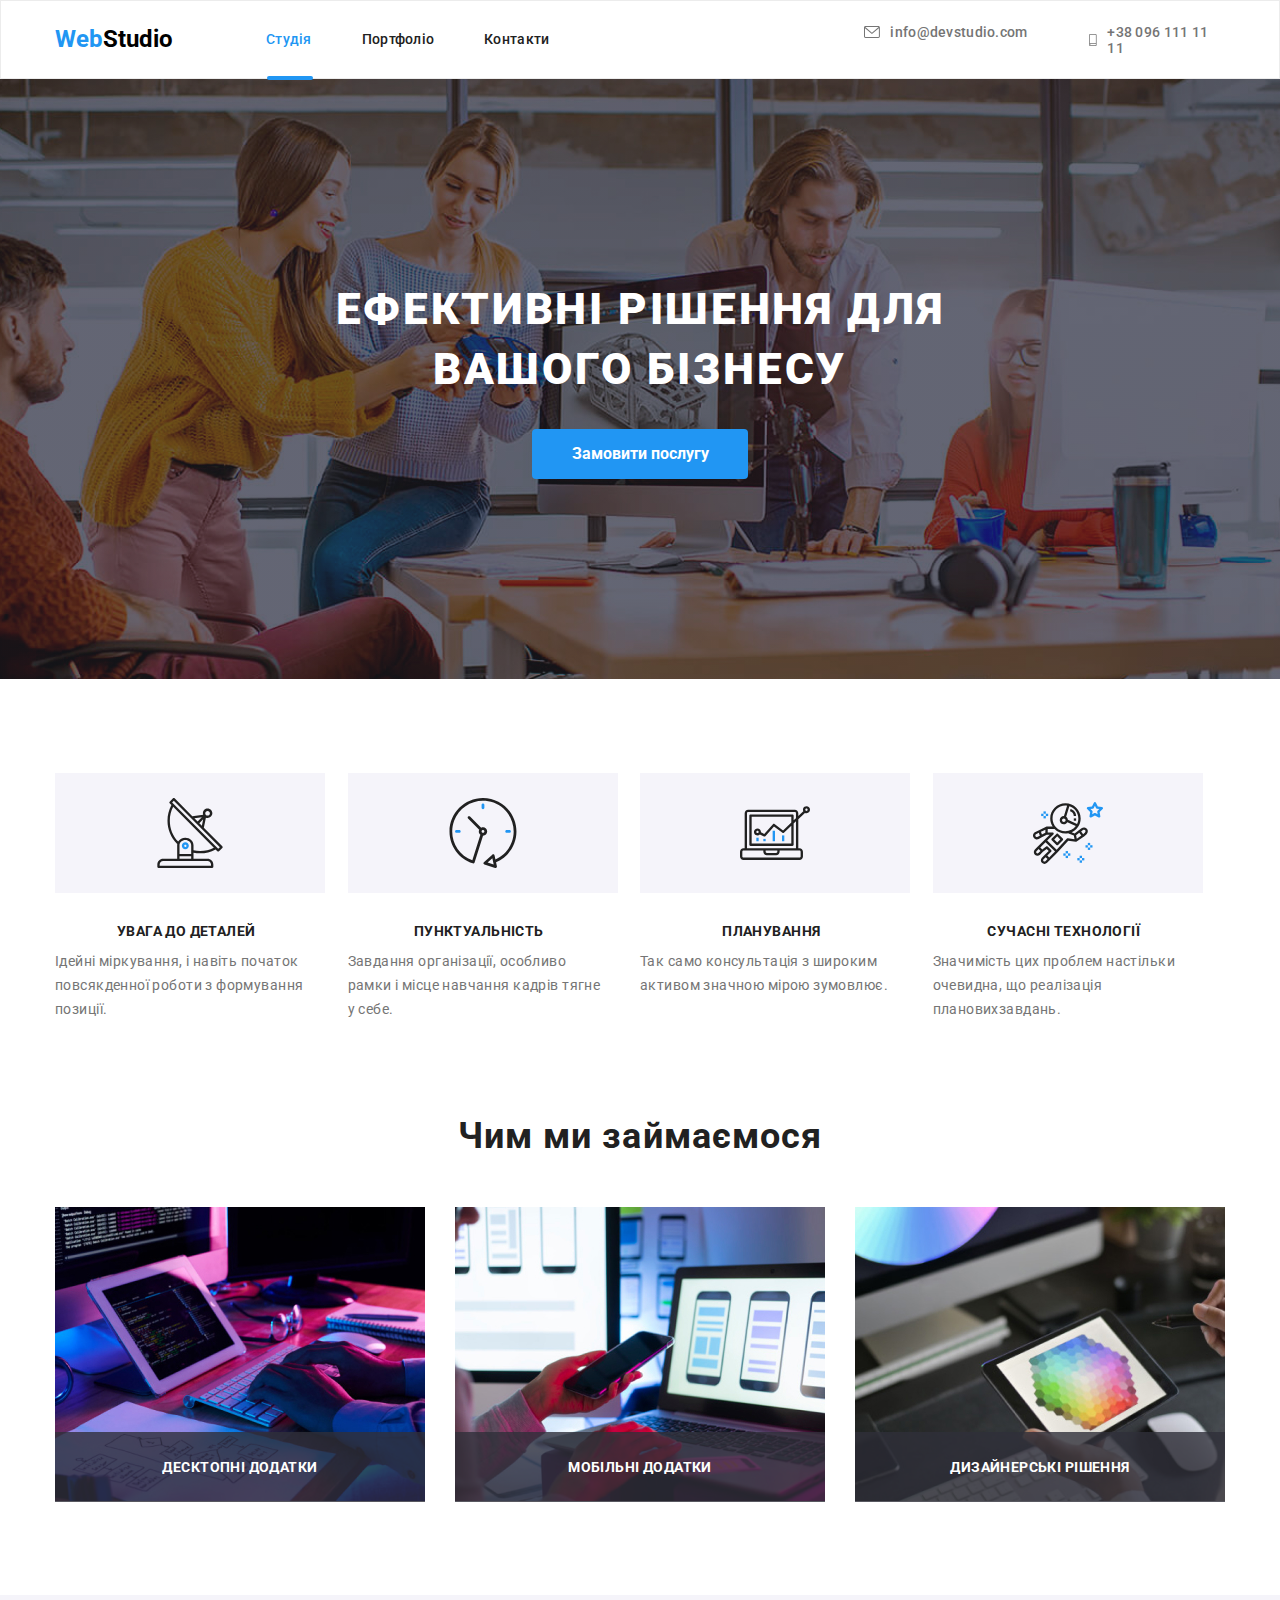
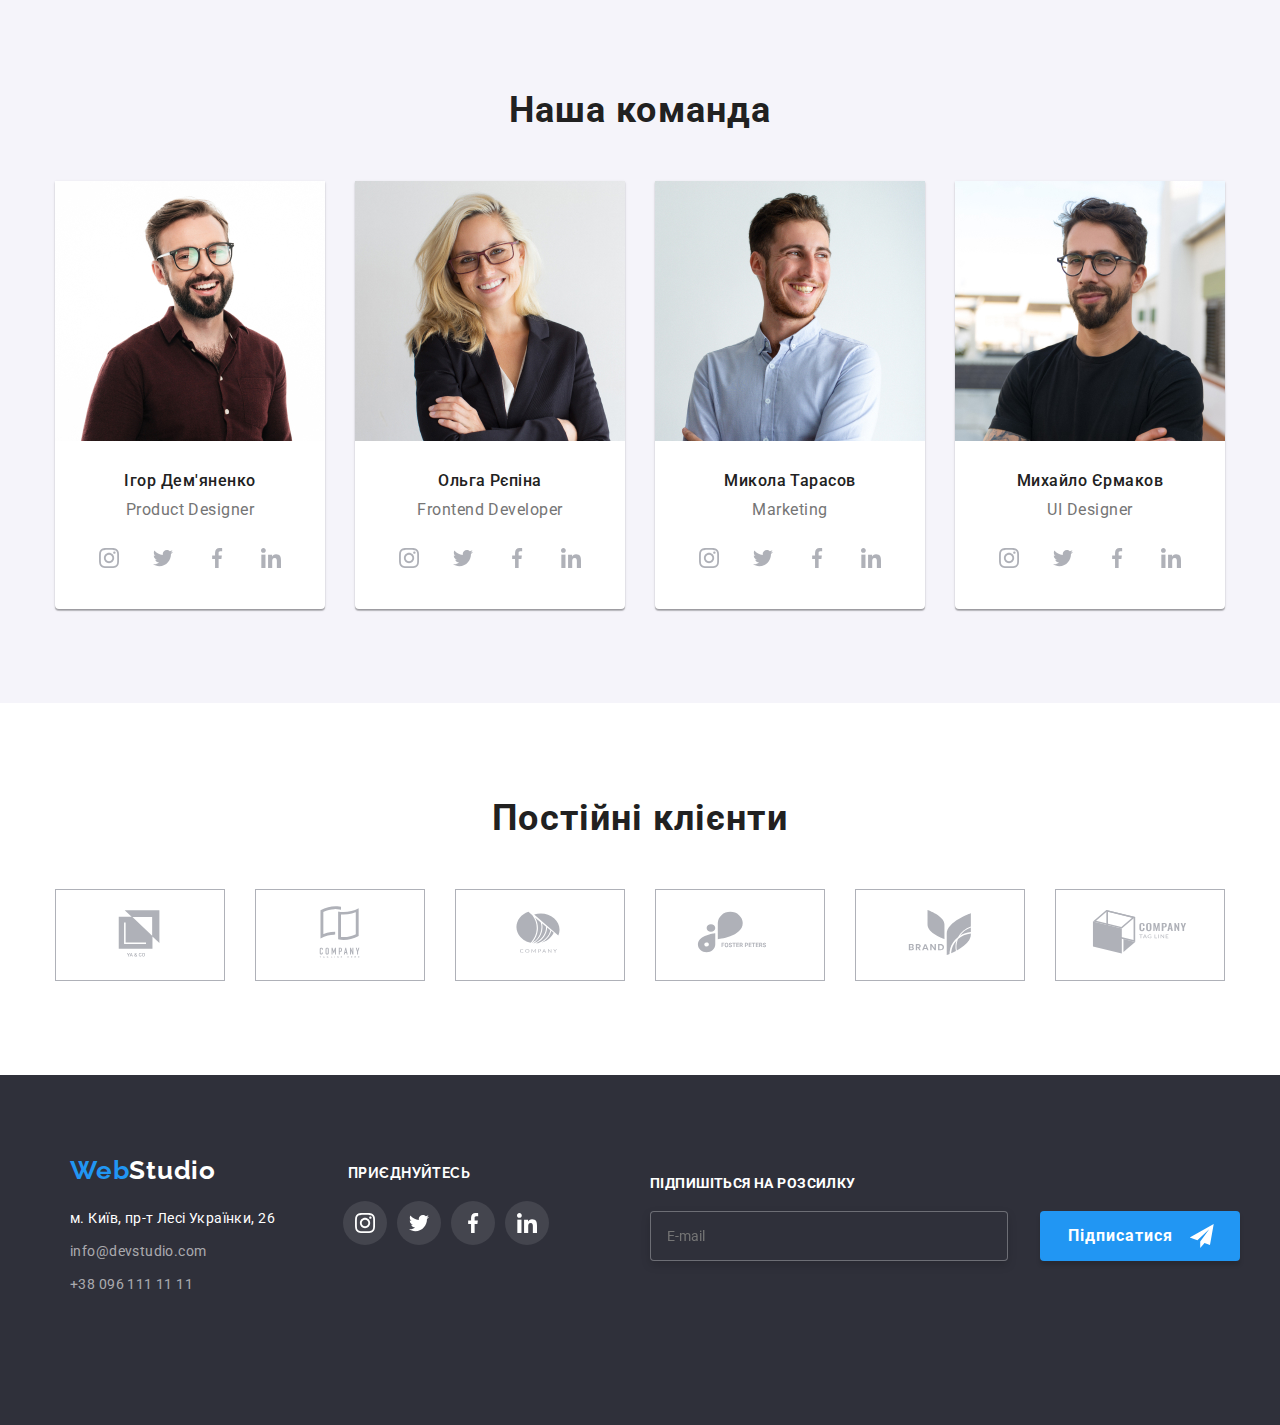
<file: index.html>
<!DOCTYPE html>
<html lang="uk">
  <head>
    <meta charset="UTF-8" />
    <meta http-equiv="X-UA-Compatible" content="IE=edge" />
    <meta name="viewport" content="width=device-width, initial-scale=1.0" />
    <title>WebStudio</title>
    <link
      href="https://fonts.googleapis.com/css2?family=Raleway:wght@700&family=Roboto:wght@400;500;700;900&display=swap"
      rel="stylesheet"
    />
    <link rel="preconnect" href="https://fonts.googleapis.com" />
    <link rel="preconnect" href="https://fonts.gstatic.com" crossorigin />
    <link
      rel="stylesheet"
      href="https://cdnjs.cloudflare.com/ajax/libs/modern-normalize/1.1.0/modern-normalize.css"
      integrity="sha512-Y0MM+V6ymRKN2zStTqzQ227DWhhp4Mzdo6gnlRnuaNCbc+YN/ZH0sBCLTM4M0oSy9c9VKiCvd4Jk44aCLrNS5Q=="
      crossorigin="anonymous"
      referrerpolicy="no-referrer"
    />
    <!-- <link rel="stylesheet" href="./css/styles.css" /> -->
    <link rel="stylesheet" href="./css/main.min.css">
  </head>
  <body>
    <header class="header-title">
      <div class="container">
        <nav class="nav-studio">
          <a href="/" class="nav-studio__link-webstudio"
            ><span class="nav-studio__logo-web">Web</span
            ><span class="nav-studio__logo-studio">Studio</span></a
          >
          <ul class="site-nav">
            <li class="site-nav__item"><a href="./index.html" class="site-nav__current site-nav__link">Студія</a></li>
            <li class="site-nav__item">
              <a href="./portfolio.html" class="site-nav__link">Портфоліо</a>
            </li>
            <li class="site-nav__item"><a href="" class="site-nav__link">Контакти</a></li>
          </ul>
        <!--Кнопка вкл викл моб меню -->
          <button type="button" class="menu-button" 
          aria-expanded="false"
          data-menu-button>
            <svg class="auth-nav__phone" 
            width="24" height="16"
            aria-label="Переключатель мобильного меню" >
            <use class="menu-button__icon-menu" width="24" height="16" href="./img/svg cartoons/symbol-defs.svg#icon-burger">
            </use>
            <use class="menu-button__icon-close" width="19" height="19"href="./img/svg cartoons/symbol-defs.svg#icon-close">
            </use>
          </svg>
          </button> 
          <!-- Меню мобільне -->
            <div class="menu-mobile" data-menu>
            <div class="menu-mobile__navigation">
              <ul class="site-nav-mobile">
            <li class="site-nav-mobile__item"><a href="./index.html" class="site-nav__current site-nav__link">Студія</a></li>
            <li class="site-nav-mobile__item">
              <a href="./portfolio.html" class="site-nav__link">Портфоліо</a>
            </li>
            <li class="site-nav-mobile__item"><a href="" class="site-nav__link">Контакти</a></li>
              </ul>
            </div>
             <div class="menu-mobile__contacts">
            <ul class="auth-nav-mobile">
               <li class="auth-nav-mobile__item">
              <a class="auth-nav-mobile__tel" href="tel:+380961111111">
                <svg class="" width="10" height="16">
                  <use href=""></use>
                </svg>
                +38 096 111 11 11</a
              >
            </li>
            <li class="auth-nav-mobile__item">
              <div>
                <a class="auth-nav-mobile__link" href="mailto:info@devstudio.com">
                  <svg class="auth-nav-mobile__mail" width="16" height="12">
                    <use href=""></use>
                  </svg>
                  info@devstudio.com</a
                >
              </div>
            </li>         
            </ul>
            </div>
            <div class="menu-mobile__social-menu">
              <ul class="menu-mobile__social-list">
                <li class="menu-mobile__item"><a class="menu-mobile__social-links" href="">Instagram</a></li>
                <li class="menu-mobile__item"><a class="menu-mobile__social-links" href="">Twitter</a></li>
                <li class="menu-mobile__item"><a class="menu-mobile__social-links" href="">Facebook</a></li>
                <li class="menu-mobile__item"><a class="menu-mobile__social-links" href="">LinkedIn</a></li>                              
              </ul>
            </div>
          </div>
         <ul class="auth-nav">
            <li class="auth-nav__item">
              <div>
                <a class="auth-nav__link" href="mailto:info@devstudio.com">
                  <svg class="auth-nav__icon-mail" >
                    <use href="./img/svg cartoons/symbol-defs.svg#icon-envelope"></use>
                  </svg>
                  info@devstudio.com</a
                >
              </div>
            </li>
            <li class="auth-nav__item">
              <a class="auth-nav__link" href="tel:+380961111111">
                <svg class="auth-nav__icon-tel" >
                  <use href="./img/svg cartoons/symbol-defs.svg#icon-smartphone"></use>
                </svg>
                +38 096 111 11 11</a
              >
            </li>
          </ul>        
        </nav>
      </div>
    </header>
    <main>
      <!-- Hero -->
      <section class="section-hero">
        <div class="container">
          <h1 class="section-hero__hero-title">
            Ефективні рішення для <br />
            вашого бізнесу
          </h1>
          <button type="button" class="button" data-modal-open>
            Замовити послугу
          </button>
        </div>
      </section>
      <!-- advantages -->
      <section class="section advantages">
        <h2 class="advantages hidden-title">Переваги</h2>
        <div class="advantages container">
          <ul class="advantages__list">
            <li class="advantages__item">
              <div class="adv">
              <svg class="accent-adv" width="70px" height="70px"><use class="avdantage-icon" href="./img/svg cartoons/symbol-defs.svg#icon-antenna"></use></svg></div>
              <h3 class="title advantages-title">УВАГА ДО ДЕТАЛЕЙ</h3>
              <p class="title-list advantages-text">
                Ідейні міркування, і навіть початок повсякденної роботи з
                формування позиції.
              </p>
            </li>
            <li class="advantages__item">
              <div class="adv">
              <svg class="accent-adv" width="70px" height="70px"><use class="avdantage-icon" href="./img/svg cartoons/symbol-defs.svg#icon-clock"></use></svg></div>
              <h3 class="title advantages-title">ПУНКТУАЛЬНІСТЬ</h3>
              <p class="title-list advantages-text">
                Завдання організації, особливо рамки і місце навчання кадрів
                тягне у себе.
              </p>
            </li>
            <li class="advantages__item">
              <div class="adv">
              <svg class="accent-adv" width="70px" height="70px"><use class="avdantage-icon" href="./img/svg cartoons/symbol-defs.svg#icon-diagram"></use></svg></div>
              <h3 class="title advantages-title">ПЛАНУВАННЯ</h3>
              <p class="title-list advantages-text">
                Так само консультація з широким активом значною мірою зумовлює.
              </p>
            </li>
            <li class="advantages__item">
              <div class="adv">
              <svg class="accent-adv" width="70px" height="70px" ><use class="avdantage-icon" href="./img/svg cartoons/symbol-defs.svg#icon-astronaut"></use></svg></div>
              <h3 class="title advantages-title">СУЧАСНІ ТЕХНОЛОГІЇ</h3>
              <p class="title-list advantages-text">
                Значимість цих проблем настільки очевидна, що реалізація
                плановихзавдань.
              </p>
            </li>
          </ul>
        </div>
      </section>
      <!-- what we do -->
      <section class="section what-wedo">
        <div class="what-wedo container">
          <h2 class="what-wedo__title">Чим ми займаємося</h2>  
          <ul class="what-wedo__list">
            <li class="what-wedo__item">
              <img
                class="link"
                srcset="./img\whatwedo\img@1x.jpg,
                ./img\whatwedo\img@2x.jpg"
                alt="Верстка для пк"
                width="370"
              />
              <div class="develop-overlay">
                Десктопні додатки
              </div>
            </li>
            <li class="what-wedo__item">
              <img
                class="link"
                srcset="./img/whatwedo/img@1x-1.jpg,
                ./img/whatwedo/img@2x-1.jpg"
                alt="Верстка для тел"
                width="370"
              />
              <div class="develop-overlay">
                Мобільні додатки
              </div>
            </li>
            <li class="what-wedo__item">
              <img
                class="link"
                srcset="./img\whatwedo/img@1x-2.jpg,
                ./img\whatwedo/img@2x-2.jpg"
                alt="Верстка для планшета"
                width="370"
              />
              <div class="develop-overlay">
                Дизайнерські рішення
              </div>
            </li>
          </ul>
        </div>
      </section>
      <!-- our team -->
      <section class="section color">
        <div class="team container">
          <h2 class="team">Наша команда</h2>
          <ul class="team__list">
            <li class="team__item">
              <img
                class="team__img"
                srcset="./img/ourteam/desktop1@1x.jpg,
                ./img/ourteam/desktop1@2x.jpg,
                ./img/ourteam/tablet1@1x.jpg,
                ./img/ourteam/tablet1@2x.jpg,
                ./img/ourteam/phone1@1x.jpg,
                ./img/ourteam/phone1@2x.jpg"
                alt="developer"
                width="100%"
              />
              <div class="team__about">
                <h3 class="title team-title">Ігор Дем'яненко</h3>
                <p class="title-list team-title-list">Product Designer</p>
                <ul class="team__list-link">
                  <li>
                      <a class="team__accent" href="#">
                      <svg class="team__svg" width="20px" height="20px">
                        <use
                          class="icon-about"
                          href="./img/svg cartoons/symbol-defs.svg#icon-instagram"
                        ></use>
                      </svg>
                      </a>
                  </li>
                  <li>
                      <a class="team__accent" href="#">
                      <svg class="team__svg" width="20px" height="20px">
                        <use
                          href="./img/svg cartoons/symbol-defs.svg#icon-twitter"
                        ></use>
                      </svg>
                      </a>
                  </li>
                  <li>
                      <a class="team__accent" href="#">
                      <svg class="team__svg" width="20px" height="20px">
                        <use
                          href="./img/svg cartoons/symbol-defs.svg#icon-facebook"
                        ></use>
                      </svg>
                      </a>
                  </li>
                  <li>
                      <a class="team__accent" href="#">
                      <svg class="team__svg" width="20px" height="20px">
                        <use
                          href="./img/svg cartoons/symbol-defs.svg#icon-linkedin"
                        ></use>
                      </svg>
                    </a>
                  </li>
                </ul>
              </div>
            </li>
            <li class="team__item">
              <img
                class="team__img"
                srcset="./img/ourteam/desktop2@1x.jpg,
                ./img/ourteam/desktop2@2x.jpg,
                ./img/ourteam/tablet2@1x.jpg,
                ./img/ourteam/tablet2@2x.jpg,
                ./img/ourteam/phone2@1x.jpg,
                ./img/ourteam/phone2@1x.jpg"
                alt="developer"
                width="100%"
              />
              <div class="team__about">
                <h3 class="title team-title">Ольга Рєпіна</h3>
                <p class="title-list team-title-list">Frontend Developer</p>
                <ul class="team__list-link">
                  <li>
                      <a class="team__accent" href="#">
                      <svg class="team__svg" width="20px" height="20px">
                        <use
                          href="./img/svg cartoons/symbol-defs.svg#icon-instagram"
                        ></use>
                      </svg>
                      </a>
                  </li>
                  <li>
                      <a class="team__accent" href="#">
                      <svg class="team__svg" width="20px" height="20px">
                        <use
                          href="./img/svg cartoons/symbol-defs.svg#icon-twitter"
                        ></use>
                      </svg>
                      </a>
                  </li>
                  <li>
                      <a class="team__accent" href="#">
                      <svg class="team__svg" width="20px" height="20px">
                        <use
                          href="./img/svg cartoons/symbol-defs.svg#icon-facebook"
                        ></use>
                      </svg>
                      </a>
                  </li>
                  <li>
                      <a class="team__accent" href="#">
                      <svg class="team__svg" width="20px" height="20px">
                        <use
                          href="./img/svg cartoons/symbol-defs.svg#icon-linkedin"
                        ></use>
                      </svg>
                    </a>
                  </li>
                </ul>
              </div>
            </li>
            <li class="team__item">
              <img
                class="team__img"
                srcset="./img/ourteam/desktop3@1x.jpg,
                ./img/ourteam/desktop3@2x.jpg,
                ./img/ourteam/tablet3@1x.jpg,
                ./img/ourteam/tablet3@2x.jpg,
                ./img/ourteam/phone3@1x.jpg,
                ./img/ourteam/phone3@2x.jpg"
                alt="developer"
                width="100%"
              />
              <div class="team__about">
                <h3 class="title team-title">Микола Тарасов</h3>
                <p class="title-list team-title-list">Marketing</p>
                <ul class="team__list-link">
                  <li>
                      <a class="team__accent" href="#">
                      <svg class="team__svg" width="20px" height="20px">
                        <use
                          class="icon-about"
                          href="./img/svg cartoons/symbol-defs.svg#icon-instagram"
                        ></use>
                      </svg>
                      </a>
                  </li>
                  <li>
                      <a class="team__accent" href="#">
                      <svg class="team__svg" width="20px" height="20px">
                        <use
                          href="./img/svg cartoons/symbol-defs.svg#icon-twitter"
                        ></use>
                      </svg>
                      </a>
                  </li>
                  <li>
                      <a class="team__accent" href="#">
                      <svg class="team__svg" width="20px" height="20px">
                        <use
                          href="./img/svg cartoons/symbol-defs.svg#icon-facebook"
                        ></use>
                      </svg>
                      </a>
                  </li>
                  <li>
                      <a class="team__accent" href="#">
                      <svg class="team__svg" width="20px" height="20px">
                        <use
                          href="./img/svg cartoons/symbol-defs.svg#icon-linkedin"
                        ></use>
                      </svg>
                    </a>
                  </li>
                </ul>
              </div>
            <li class="team__item">
              <img
                class="team__img"
                srcset="./img/ourteam/desktop4@1x.jpg,
                ./img/ourteam/desktop4@2x.jpg,
                ./img\ourteam\tablet4@1x.jpg,
                ./img\ourteam\tablet4@2x.jpg,
                ./img\ourteam\phone4@1x.jpg,
                ./img\ourteam\phone4@2x.jpg"
                alt="developer"
                width="100%"
              />
              <div class="team__about">
                <h3 class="title team-title">Михайло Єрмаков</h3>
                <p class="title-list team-title-list">UI Designer</p>
                <ul class="team__list-link">
                  <li>
                      <a class="team__accent" href="#">
                      <svg class="team__svg" width="20px" height="20px">
                        <use
                          href="./img/svg cartoons/symbol-defs.svg#icon-instagram"
                        ></use>
                      </svg>
                      </a>
                  </li>
                  <li>
                      <a class="team__accent" href="#">
                      <svg class="team__svg" width="20px" height="20px">
                        <use
                          href="./img/svg cartoons/symbol-defs.svg#icon-twitter"
                        ></use>
                      </svg>
                      </a>
                  </li>
                  <li>
                      <a class="team__accent" href="#">
                      <svg class="team__svg" width="20px" height="20px">
                        <use
                          href="./img/svg cartoons/symbol-defs.svg#icon-facebook"
                        ></use>
                      </svg>
                      </a>
                  </li>
                  <li>
                      <a class="team__accent" href="#">
                      <svg class="team__svg" width="20px" height="20px">
                        <use
                          href="./img/svg cartoons/symbol-defs.svg#icon-linkedin"
                        ></use>
                      </svg>
                    </a>
                  </li>
                </ul>
              </div>
          </ul>
        </div>
      </section>
      <!-- Clients -->
      <section class="clients">
        <div class="container">
          <h2 class="clients__hero">Постійні клієнти</h2>
          <ul class="clients__nav">
          <li class="clients__list"><a class="clients__icon"><svg class="nav-icon" width="106px" height="60px"><use href="./img/svg cartoons/symbol-defs.svg#logo1"></use></svg></a></li>
          <li class="clients__list"><a class="clients__icon"><svg class="nav-icon" width="106px" height="60px"><use href="./img/svg cartoons/symbol-defs.svg#logo2"></use></svg></a></li>
          <li class="clients__list"><a class="clients__icon"><svg class="nav-icon" width="106px" height="60px"><use href="./img/svg cartoons/symbol-defs.svg#logo3"></use></svg></a></li>
          <li class="clients__list"><a class="clients__icon"><svg class="nav-icon" width="106px" height="60px"><use href="./img/svg cartoons/symbol-defs.svg#logo4"></use></svg></a></li>
          <li class="clients__list"><a class="clients__icon"><svg class="nav-icon" width="106px" height="60px"><use href="./img/svg cartoons/symbol-defs.svg#logo5"></use></svg></a></li>
          <li class="clients__list"><a class="clients__icon"><svg class="nav-icon" width="106px" height="60px"><use href="./img/svg cartoons/symbol-defs.svg#logo6"></use></svg></a></li>
          </ul>
        </div>
      </section>
    </main>
    <footer class="footer">
      <!-- Contacts -->
      <div class="container">
        <div class="container-footer container">
        <address class="adress">
          <div class="adress__footer">
            <a href="/" class="link footer-webstudio"
              ><span class="logo-web">Web</span
              ><span class="logo-studiow">Studio</span></a
            >
            <ul class="adress__link">
              <li>
                <a
                  href="https://goo.gl/maps/YuukakYjtsfFpN2J7"
                  class="adress__town link"
                  >м. Київ, пр-т Лесі Українки, 26</a
                >
              </li>
              <li>
                <a href="mailto:info@devstudio.com" class="adress__mail link"
                  >info@devstudio.com</a
                >
              </li>
              <li>
                <a href="tel:+380961111111" class="adress__tel link"
                  >+38 096 111 11 11</a
                >
              </li>
            </ul>
          </div>
        </address>
        <div class="footer-link">
          <h class="footer-link__title">приєднуйтесь</h>
          <ul class="footer-link__list">
            <li class="footer-link__border">
              <a href="#" class="footer-link__img">
              <svg class="border-color" width="20px" height="20px">
                <use href="./img/svg cartoons/symbol-defs.svg#icon-instagram"></use>
              </svg>
              </a>
            </li>
            <li class="footer-link__border">
              <a href="#" class="footer-link__img">
              <svg class="border-color" width="20px" height="20px">
                <use href="./img/svg cartoons/symbol-defs.svg#icon-twitter"></use>
              </svg>
              </a>
            </li>
            <li class="footer-link__border">
              <a href="" class="footer-link__img">
              <svg class="border-color" width="20px" height="20px">
                <use
                  href="./img/svg cartoons/symbol-defs.svg#icon-facebook"
                ></use>
              </svg>
              </a>
            </li>
            <li class="footer-link__border">
              <a href="" class="footer-link__img">
              <svg class="border-color" width="20px" height="20px">
                <use
                  href="./img/svg cartoons/symbol-defs.svg#icon-linkedin"
                ></use>
              </svg>
              </a>  
            </li>
          </ul>
        </div>
        <div class="footer-email">
          <p class="footer-email__label">Підпишіться на розсилку</p> 
          <form name="form-footer" class="footer-email__form">
          <input name="footer-mail" id="footer-mail" type="email" placeholder="E-mail" class="footer-email__input">
          <button type="submit" class="footer-email__button">Підписатися <svg width="24" height="24" class="icon-send"><use href="./img/svg cartoons/symbol-defs.svg#icon-send"></use></svg></button>
          </form>
        </div> 
      </div>
      </div>
    </footer>
    <div class="modal-backdrop is-hidden" data-modal>
      <div class="modal">
        <button class="close-sign" data-modal-close><svg class="modal-button" width="18px" height="18px"><use href="./img/svg cartoons/symbol-defs.svg#icon-close"></use></svg></button>
        <form name="form-reg" class="modal-form">
          <p class="form-hero">Залиште свої дані, ми вам передзвонимо</p>
          <div class="input-line"><label for="user-name" class="modal-lable"><span>Ім'я</span></label>
            <div class="input-wrapper"><input  id="user-name" name="user-name" type="text"  class="input-reg"><svg class="form-icons" width="12" height="12"><use href="./img/svg cartoons/symbol-defs.svg#icon-vector1"></use></svg></div>
          </div>
          <div class="input-line"><label for="user-tel" class="modal-lable"><span>Телефон</span></label>
            <div class="input-wrapper"><input id="user-tel" name="user-tel" type="tel" class="input-reg"><svg class="form-icons" width="13" height="13"><use href="./img/svg cartoons/symbol-defs.svg#icon-vector2"></use></svg></div>
          </div>
          <div class="input-line"><label for="user-email" class="modal-lable"><span>Пошта</span></label>
            <div class="input-wrapper"><input id="user-email" name="user-email" type="email" class="input-reg"><svg class="form-icons" width="15" height="12"><use href="./img/svg cartoons/symbol-defs.svg#icon-vector3"></use></svg></div>
          </div>
          <div class="input-line">
            <label for="comment" class="modal-lable">Коментар</label>
          <textarea name="comment" id="comment"  class="modal-area" placeholder="Введіть текст"></textarea>
          <div class="input-line check-line">
            <input type="checkbox" id="checkbox-agree" name="checkbox-agree" value="agree" class="hidden-title"> 
            <label for="checkbox-agree" class="checkbox-agree"
              >Погоджуюся з розсилкою та приймаю
              <a href="" class="link-modal">Умови договору</a></label>
              <button class="submit" type="submit">Відправити</button>   
          </div>
          </div>
        </form>
      </div>
    </div>
    <script src="./js/modal.js"></script>
    <script src="./js/menu.js"></script>
    <script defer src="./js/mobile-menu.js"></script>
  </body>
</html>
</file>
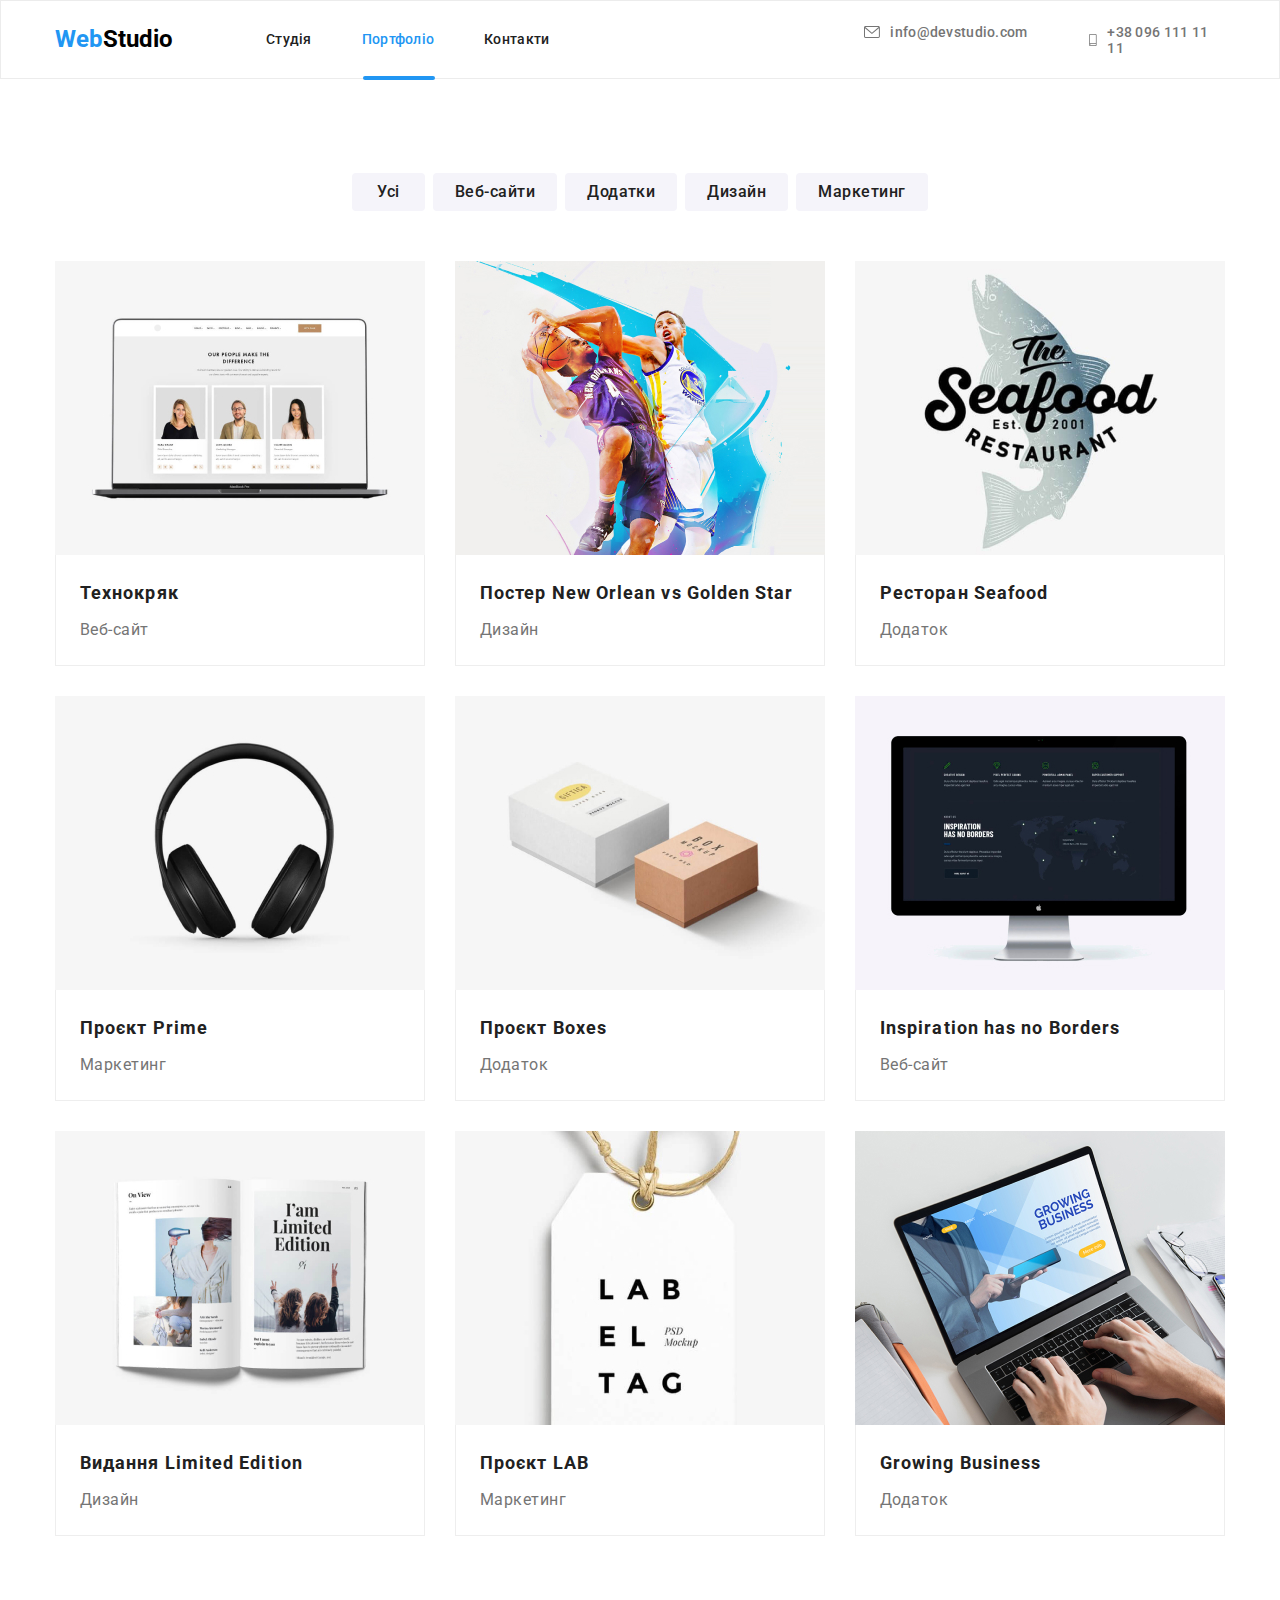
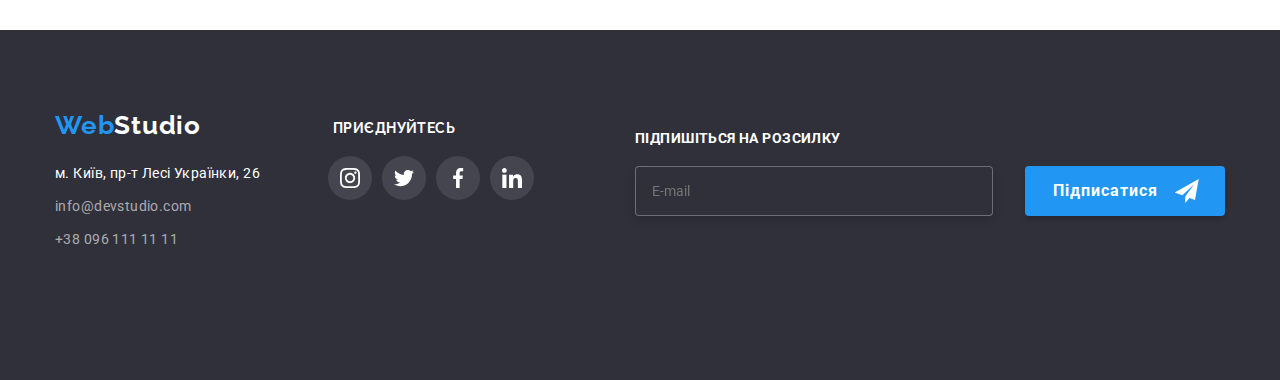
<file: portfolio.html>
<!DOCTYPE html>
<html lang="uk">
  <head>
    <meta charset="UTF-8" />
    <meta http-equiv="X-UA-Compatible" content="IE=edge" />
    <meta name="viewport" content="width=device-width, initial-scale=1.0" />
    <title>WebStudio</title>
    <link
      href="https://fonts.googleapis.com/css2?family=Raleway:wght@700&family=Roboto:wght@400;500;700;900&display=swap"
      rel="stylesheet"
    />
    <link
      rel="stylesheet"
      href="https://cdnjs.cloudflare.com/ajax/libs/modern-normalize/1.1.0/modern-normalize.css"
      integrity="sha512-Y0MM+V6ymRKN2zStTqzQ227DWhhp4Mzdo6gnlRnuaNCbc+YN/ZH0sBCLTM4M0oSy9c9VKiCvd4Jk44aCLrNS5Q=="
      crossorigin="anonymous"
      referrerpolicy="no-referrer"
    />
    <!-- <link rel="stylesheet" href="./css/styles.css" /> -->
    <link rel="stylesheet" href="./css/main.min.css">
  </head>
  <body>
    <header class="header-title">
      <div class="header-title__container container">
        <nav class="nav-studio">
          <a href="/" class="nav-studio__link-webstudio"
            ><span class="nav-studio__logo-web">Web</span
            ><span class="nav-studio__logo-studio">Studio</span></a
          >
          <ul class="site-nav">
            <li class="site-nav__item"><a href="./index.html" class="site-nav__link">Студія</a></li>
            <li class="site-nav__item">
              <a href="./portfolio.html" class="site-nav__current site-nav__link">Портфоліо</a>
            </li>
            <li class="site-nav__item"><a href="" class="site-nav__link">Контакти</a></li>
          </ul>
        <!--Кнопка вкл викл моб меню -->
          <button type="button" class="menu-button" 
          aria-expanded="false"
          data-menu-button>
            <svg class="auth-nav__phone" 
            width="40" 
            height="40"
            aria-label="Переключатель мобильного меню" >
            <use class="menu-button__icon-menu" href="./img/svg cartoons/symbol-defs.svg#icon-burger">
            </use>
            <use class="menu-button__icon-close" href="./img/svg cartoons/symbol-defs.svg#icon-close">
            </use>
          </svg>
          </button> 
          <!-- Меню мобільне -->
            <div class="menu-mobile" data-menu>
            <div class="menu-mobile__navigation">
              <ul class="site-nav-mobile">
            <li class="site-nav-mobile__item"><a href="./index.html" class=" site-nav__link">Студія</a></li>
            <li class="site-nav-mobile__item">
              <a href="./portfolio.html" class="site-nav__current site-nav__link">Портфоліо</a>
            </li>
            <li class="site-nav-mobile__item"><a href="" class="site-nav__link">Контакти</a></li>
              </ul>
            </div>
             <div class="menu-mobile__contacts">
            <ul class="auth-nav-mobile">
               <li class="auth-nav-mobile__item">
              <a class="auth-nav-mobile__tel" href="tel:+380961111111">
                <svg class="" width="10" height="16">
                  <use href=""></use>
                </svg>
                +38 096 111 11 11</a
              >
            </li>
            <li class="auth-nav-mobile__item">
              <div>
                <a class="auth-nav-mobile__link" href="mailto:info@devstudio.com">
                  <svg class="auth-nav-mobile__mail" width="16" height="12">
                    <use href=""></use>
                  </svg>
                  info@devstudio.com</a
                >
              </div>
            </li>         
            </ul>
            </div>
            <div class="menu-mobile__social-menu">
              <ul class="menu-mobile__social-list">
                <li class="menu-mobile__item"><a class="menu-mobile__social-links" href="">Instagram</a></li>
                <li class="menu-mobile__item"><a class="menu-mobile__social-links" href="">Twitter</a></li>
                <li class="menu-mobile__item"><a class="menu-mobile__social-links" href="">Facebook</a></li>
                <li class="menu-mobile__item"><a class="menu-mobile__social-links" href="">LinkedIn</a></li>                              
              </ul>
            </div>
          </div>
         <ul class="auth-nav">
            <li class="auth-nav__item">
              <div>
                <a class="auth-nav__link" href="mailto:info@devstudio.com">
                  <svg class="auth-nav__icon-mail" width="16" height="12">
                    <use href="./img/svg cartoons/symbol-defs.svg#icon-envelope"></use>
                  </svg>
                  info@devstudio.com</a
                >
              </div>
            </li>
            <li class="auth-nav__item">
              <a class="auth-nav__link" href="tel:+380961111111">
                <svg class="auth-nav__icon-tel" width="10" height="16">
                  <use href="./img/svg cartoons/symbol-defs.svg#icon-smartphone"></use>
                </svg>
                +38 096 111 11 11</a
              >
            </li>
          </ul>        
        </nav>
      </div>
    </header>
    <main>
      <section class="section">
        <!-- Фільтр робіт -->
        <h1 class="hidden-title">Наші роботи</h1>
        <div class="container">
          <ul class="filter">
          <li class="filter__item">
            <button type="button" class="filter-list item1">Усі</button>
          </li>
          <li class="filter__item">
            <button type="button" class="filter-list item2">Веб-сайти</button>
          </li>
          <li class="filter__item">
            <button type="button" class="filter-list item2">Додатки</button>
          </li>
          <li class="filter__item">
            <button type="button" class="filter-list item2">Дизайн</button>
          </li>
          <li class="filter__item">
            <button type="button" class="filter-list item2">Маркетинг</button>
          </li>
        </ul>
        <!-- Наші роботи -->

        <ul class="works-list">
          <li class="work-list__item3">
            <a class="link" href="#">
              <div class="img-wrapper">
              <img class="item"
                src="./img/imgmaket/img1.jpg"
                alt="Розробники"
                width="370">
                <div class="item-description">Ресурс пропонує комплексні пропозиції з різним рівнем функціоналу та сервісів. Все це дозволить відвідувачу отримати вичерпні відомості про компанію чи приватну особу.</div></div>
              <div class="work-list-about"><h2 class="title work-list-title">Технокряк</h2>
              <p class="title-list work-text">Веб-сайт</p></div></a
            >
              
          </li>
          <li class="work-list__item3">
            <a class="link" href="#"
              > <div class="img-wrapper"><img class="item"
                src="./img/imgmaket/img2.jpg"
                alt="Баскетболісти"
                width="370"
              />
              <div class="item-description">Ресурс пропонує комплексні пропозиції з різним рівнем функціоналу та сервісів. Все це дозволить відвідувачу отримати вичерпні відомості про компанію чи приватну особу.</div></div>
              <div class="work-list-about"><h2 class="title work-list-title">
                Постер New Orlean vs Golden Star
              </h2>
              <p class="title-list work-text">Дизайн</p></div></a>  
          </li>
          <li class="work-list__item3">
            <a class="link" href="#"
              > <div class="img-wrapper"><img class="item"
                src="./img/imgmaket/img3.jpg"
                alt="Картинка ресторана"
                width="370"
              />
              <div class="item-description">Ресурс пропонує комплексні пропозиції з різним рівнем функціоналу та сервісів. Все це дозволить відвідувачу отримати вичерпні відомості про компанію чи приватну особу.</div></div>
              <div class="work-list-about"><h2 class="title work-list-title">Ресторан Seafood</h2>
              <p class="title-list work-text">Додаток</p></div></a>
              
          </li>
          <li class="work-list__item3">
            <a class="link" href="#"
              > <div class="img-wrapper"><img class="item"
                src="./img/imgmaket/img4.jpg"
                alt="Навушники"
                width="370"
              />
              <div class="item-description">Ресурс пропонує комплексні пропозиції з різним рівнем функціоналу та сервісів. Все це дозволить відвідувачу отримати вичерпні відомості про компанію чи приватну особу.</div></div>
              <div class="work-list-about"><h2 class="title work-list-title">Проєкт Prime</h2>
              <p class="title-list work-text">Маркетинг</p></div></a>
            
              
          </li>
          <li class="work-list__item3">
            <a class="link" href="#"
              > <div class="img-wrapper"><img class="item"
                src="./img/imgmaket/img5.jpg"
                alt="Дві коробки"
                width="370"
              />
              <div class="item-description">Ресурс пропонує комплексні пропозиції з різним рівнем функціоналу та сервісів. Все це дозволить відвідувачу отримати вичерпні відомості про компанію чи приватну особу.</div></div>
              <div class="work-list-about"><h2 class="title work-list-title">Проєкт Boxes</h2>
              <p class="title-list work-text">Додаток</p></div></a>
          </li>
          <li class="work-list__item3">
            <a class="link" href="#"
              > <div class="img-wrapper"><img class="item" src="./img/imgmaket/img6.jpg" alt="Монітор" width="370" />
                <div class="item-description">Ресурс пропонує комплексні пропозиції з різним рівнем функціоналу та сервісів. Все це дозволить відвідувачу отримати вичерпні відомості про компанію чи приватну особу.</div></div>
              <div class="work-list-about"><h2 class="title work-list-title">Inspiration has no Borders</h2>
              <p class="title-list work-text">Веб-сайт</p></div></a>
              
          </li>
          <li class="work-list__item3">
            <a class="link" href="#"
              > <div class="img-wrapper"><img class="item" src="./img/imgmaket/img7.jpg" alt="Книга" width="370" />
                <div class="item-description">Ресурс пропонує комплексні пропозиції з різним рівнем функціоналу та сервісів. Все це дозволить відвідувачу отримати вичерпні відомості про компанію чи приватну особу.</div></div>
              <div class="work-list-about"><h2 class="title work-list-title">Видання Limited Edition</h2>
              <p class="title-list work-text">Дизайн</p></div></a>
              
          </li>
          <li class="work-list__item3">
            <a class="link" href="#"
              > <div class="img-wrapper"><img class="item" src="./img/imgmaket/img8.jpg" alt="Ярлик" width="370" />
                <div class="item-description">Ресурс пропонує комплексні пропозиції з різним рівнем функціоналу та сервісів. Все це дозволить відвідувачу отримати вичерпні відомості про компанію чи приватну особу.</div></div>
              <div class="work-list-about"><h2 class="title work-list-title">Проєкт LAB</h2>
              <p class="title-list work-text">Маркетинг</p></div></a>
              
          </li>
          <li class="work-list__item3">
            <a class="link" href="#"
              > <div class="img-wrapper"><img class="item3" src="./img/imgmaket/img9.jpg" alt="Ноутбук" width="370" />
                <div class="item-description">Ресурс пропонує комплексні пропозиції з різним рівнем функціоналу та сервісів. Все це дозволить відвідувачу отримати вичерпні відомості про компанію чи приватну особу.</div></div>
              <div class="work-list-about"><h2 class="title work-list-title">Growing Business</h2>
              <p class="title-list work-text">Додаток</p></div></a>
              
          </li>
        </ul>
        </div>
      </section>
    </main>
    <footer class="footer">
      <!-- Contacts -->
      <div class="container">
        <div class="container-footer">
        <address class="adress">
          <div class="adress__footer">
            <a href="/" class="link footer-webstudio"
              ><span class="logo-web">Web</span
              ><span class="logo-studiow">Studio</span></a
            >
            <ul>
              <li>
                <a
                  href="https://goo.gl/maps/YuukakYjtsfFpN2J7"
                  class="adress__town link"
                  >м. Київ, пр-т Лесі Українки, 26</a
                >
              </li>
              <li>
                <a href="mailto:info@devstudio.com" class="adress__mail link"
                  >info@devstudio.com</a
                >
              </li>
              <li>
                <a href="tel:+380961111111" class="adress__tel link"
                  >+38 096 111 11 11</a
                >
              </li>
            </ul>
          </div>
        </address>
        <div class="footer-link">
          <h class="footer-link__title">приєднуйтесь</h>
          <ul class="footer-link__list">
            <li class="footer-link__border">
              <a href="#" class="footer-link__img">
              <svg class="border-color" width="20px" height="20px">
                <use href="./img/svg cartoons/symbol-defs.svg#icon-instagram"></use>
              </svg>
              </a>
            </li>
            <li class="footer-link__border">
              <a href="#" class="footer-link__img">
              <svg class="border-color" width="20px" height="20px">
                <use href="./img/svg cartoons/symbol-defs.svg#icon-twitter"></use>
              </svg>
              </a>
            </li>
            <li class="footer-link__border">
              <a href="" class="footer-link__img">
              <svg class="border-color" width="20px" height="20px">
                <use
                  href="./img/svg cartoons/symbol-defs.svg#icon-facebook"
                ></use>
              </svg>
              </a>
            </li>
            <li class="footer-link__border">
              <a href="" class="footer-link__img">
              <svg class="border-color" width="20px" height="20px">
                <use
                  href="./img/svg cartoons/symbol-defs.svg#icon-linkedin"
                ></use>
              </svg>
              </a>  
            </li>
          </ul>
        </div>
        <div class="footer-email">
          <p class="footer-email__label">Підпишіться на розсилку</p> 
          <form name="form-footer" class="footer-email__form">
          <input name="footer-mail" id="footer-mail" type="email" placeholder="E-mail" class="footer-email__input">
          <button type="submit" class="footer-email__button">Підписатися <svg width="24" height="24" class="icon-send"><use href="./img/svg cartoons/symbol-defs.svg#icon-send"></use></svg></button>
          </form>
        </div> 
      </div>
      </div>
      <script src="./js/menu.js"></script>
    <script defer src="./js/mobile-menu.js"></script>
    </footer>
  </body>
</html>
</file>
<file: css/main.min.css>
:root{--primary-text-color: #757575;--secondary-text-color: #212121;--button-text: #ffffff;--accent-color: #2196f3;--hero-color: #2f303a;--icons-color: #AFB1B8}img{display:block}body{color:var(--primary-text-color);font-family:"Roboto",sans-serif;background-color:var(--button-text);font-size:14px}@media screen and (max-width: 767px){.container{width:480px;padding-left:15px;padding-right:15px;margin-left:auto;margin-right:auto}}@media screen and (min-width: 768px){.container{width:768px;padding-left:15px;padding-right:15px;margin-left:auto;margin-right:auto}}@media screen and (min-width: 1200px){.container{width:1200px;padding-left:15px;padding-right:15px}}h1,h2,h3,h4,h5,h6,p,ul{margin-top:0;margin-bottom:0}*{padding:0}.link{text-decoration:none;font-family:inherit}ul{list-style:none}.hidden-title{position:absolute;width:1px;height:1px;margin:-1px;border:0;padding:0;white-space:nowrap;-webkit-clip-path:inset(100%);clip-path:inset(100%);clip:rect(0 0 0 0);overflow:hidden}.hidden-title{position:absolute;width:1px;height:1px;margin:-1px;border:0;padding:0;white-space:nowrap;-webkit-clip-path:inset(100%);clip-path:inset(100%);clip:rect(0 0 0 0);overflow:hidden}@media screen and (max-width: 767px){.auth-nav__phone{display:block;margin-left:auto;top:25px}}@media screen and (max-width: 767px){.auth-nav{display:none}}@media screen and (min-width: 768px){.auth-nav{display:-webkit-box;display:-ms-flexbox;display:flex;-webkit-box-orient:vertical;-webkit-box-direction:normal;-ms-flex-direction:column;flex-direction:column;gap:10px}}@media screen and (min-width: 1200px){.auth-nav{display:-webkit-box;display:-ms-flexbox;display:flex;-webkit-box-orient:horizontal;-webkit-box-direction:normal;-ms-flex-direction:row;flex-direction:row;margin-left:auto}}@media screen and (min-width: 768px){.auth-nav__phone{display:none}}@media screen and (min-width: 1200px){.auth-nav__phone{display:none}}.auth-nav__link:hover,.auth-nav__link:focus{color:var(--accent-color)}.auth-nav__icon-mail:hover{fill:var(--accent-color)}.auth-nav__icon-tel:hover{fill:var(--accent-color)}@media screen and (min-width: 768px){.auth-nav__item:not(:last-child){margin-right:0;padding-top:10px}}@media screen and (min-width: 1200px){.auth-nav__item:not(:last-child){margin-right:50px;padding:0%}}.auth-nav__link{display:-webkit-inline-box;display:-ms-inline-flexbox;display:inline-flex;-webkit-box-align:center;-ms-flex-align:center;align-items:center;text-decoration:none;color:var(--primary-text-color);-webkit-transition:color 250ms cubic-bezier(0.4, 0, 0.2, 1);transition:color 250ms cubic-bezier(0.4, 0, 0.2, 1)}@media screen and (min-width: 768px){.auth-nav__link{font-family:"Roboto";font-style:normal;font-weight:500;font-size:12px;line-height:14px;letter-spacing:.02em}}@media screen and (min-width: 1200px){.auth-nav__link{font-weight:500;font-size:14px;line-height:16px;letter-spacing:.02em}}.auth-nav__icon-mail{fill:var(--primary-text-color);margin-right:10px;-webkit-text-emphasis:none;text-emphasis:none}@media screen and (min-width: 768px){.auth-nav__icon-mail{width:14px;height:10px}}@media screen and (min-width: 1200px){.auth-nav__icon-mail{width:16px;height:12px}}.auth-nav__icon-tel{fill:var(--primary-text-color);margin-right:10px}@media screen and (min-width: 768px){.auth-nav__icon-tel{width:10px;height:14px}}@media screen and (min-width: 1200px){.auth-nav__icon-tel{width:10px;height:12px}}.auth-nav__link:hover .auth-nav__icon-mail{fill:var(--accent-color)}.auth-nav__link:hover .auth-nav__icon-tel{fill:var(--accent-color)}@media screen and (max-width: 767px){.site-nav{display:none}}@media screen and (min-width: 768px){.site-nav{display:-webkit-box;display:-ms-flexbox;display:flex;margin-right:70px}}@media screen and (min-width: 1200px){.site-nav{display:-webkit-box;display:-ms-flexbox;display:flex;margin-right:315px}}.site-nav__link:hover,.site-nav__link:focus{color:var(--accent-color)}@media screen and (min-width: 768px){.site-nav__current::after{content:"";position:absolute;top:60px;left:1px;width:100%;height:4px;background-color:var(--accent-color);border-radius:2px}}@media screen and (min-width: 1200px){.site-nav__current::after{content:"";position:absolute;top:77px;left:1px;width:100%;height:4px;background-color:var(--accent-color);border-radius:2px}}.site-nav__item:not(:last-child){margin-right:50px}@media screen and (min-width: 768px){.site-nav__link{padding-top:24px;padding-bottom:24px}}@media screen and (min-width: 1200px){.site-nav__link{padding-top:32px;padding-bottom:32px}}.site-nav__link{color:var(--secondary-text-color);font-weight:500;line-height:1.1428571429;letter-spacing:.02em;text-decoration:none;-webkit-transition:color 250ms cubic-bezier(0.4, 0, 0.2, 1);transition:color 250ms cubic-bezier(0.4, 0, 0.2, 1)}.site-nav__current{color:var(--accent-color);position:relative}.header-title{background-color:var(--button-text);border:1px solid #ececec}@media screen and (max-width: 767px){.nav-studio__link-webstudio{padding-top:16px;padding-bottom:16px;font-family:"Raleway",sans-serif;font-weight:700;line-height:1.1666666667;font-size:24px;letter-spacing:.03em;text-decoration:none}}@media screen and (min-width: 768px){.nav-studio__link-webstudio{padding-top:16px;padding-bottom:16px;margin-right:88px;line-height:1.1666666667;font-size:24px;text-decoration:none}}@media screen and (min-width: 1200px){.nav-studio__link-webstudio{margin-right:93px;padding-top:24px;padding-bottom:25px}}.nav-studio__logo-web{color:var(--accent-color);font-weight:700}.nav-studio__logo-studio{color:#000;font-weight:700}.nav-studio__logo-studiow{color:var(--button-text)}.nav-studio,.nav-portfolio{display:-webkit-box;display:-ms-flexbox;display:flex;-webkit-box-align:center;-ms-flex-align:center;align-items:center}.menu-button{margin-left:auto;z-index:100;display:block;border:none;background-color:rgba(0,0,0,0)}.menu-button__icon-close{display:none}.menu-button.is-open .menu-button__icon-close{display:block}.menu-button.is-open .menu-button__icon-menu{display:none}@media screen and (max-width: 767px){.menu-mobile__navigation{margin-bottom:306px;display:block;-webkit-box-pack:justify;-ms-flex-pack:justify;justify-content:space-between}}@media screen and (max-width: 767px){.auth-nav-mobile{display:-webkit-box;display:-ms-flexbox;display:flex;-webkit-box-orient:vertical;-webkit-box-direction:normal;-ms-flex-direction:column;flex-direction:column;width:296px;margin-right:0}}@media screen and (max-width: 767px)and (max-width: 479px){.auth-nav-mobile__item{font-weight:500;font-size:18px;line-height:1.175;letter-spacing:.02em;text-decoration:none;width:100%}}.auth-nav-mobile__link{display:block;font-weight:500;font-size:24px;line-height:1.1666666667;letter-spacing:.02em;color:var(--primary-text-color);text-decoration:none;height:0}@media screen and (max-width: 479px){.auth-nav-mobile__link{font-size:20px}}.auth-nav-mobile__tel{display:block;width:296px;margin-bottom:32px;font-weight:500;font-size:34px;line-height:1.1764705882;letter-spacing:.02em;color:var(--accent-color);text-decoration:none}@media screen and (max-width: 479px){.auth-nav-mobile__tel{font-size:26px}}@media screen and (min-width: 768px){.auth-nav-mobile{display:none}}.menu-mobile{display:none;position:absolute;top:0;left:0;width:100vw;height:100vh;padding:48px 40px;-webkit-transform:translateY(0);transform:translateY(0);background-color:#fff;z-index:99}@media screen and (max-width: 767px){.menu-mobile.is-open{display:block;opacity:1;visibility:visible;pointer-events:initial;padding:48px 40px}}@media screen and (min-width: 768px){.menu-mobile.is-open{display:none}}.menu-mobile__item{display:inline;border-left:1px solid #bbb;padding:0 0 0 9px}@media screen and (max-width: 479px){.menu-mobile__item{border:none}}.menu-mobile__item:first-child{border:none}.menu-mobile__social-menu{display:block;margin-top:90px}.menu-mobile__social-links{text-decoration:none;text-align:center;list-style:none;font-weight:500;font-size:18px;line-height:1.2222222222;letter-spacing:.02em;color:#2196f3;margin-right:10px}@media screen and (max-width: 479px){.menu-mobile__social-list{display:-webkit-box;display:-ms-flexbox;display:flex;-ms-flex-wrap:wrap;flex-wrap:wrap;-webkit-box-pack:justify;-ms-flex-pack:justify;justify-content:space-between}}@media screen and (max-width: 767px){.site-nav-mobile{display:-webkit-box;display:-ms-flexbox;display:flex;-webkit-box-orient:vertical;-webkit-box-direction:normal;-ms-flex-direction:column;flex-direction:column}.site-nav-mobile__item{font-weight:500;font-size:40px;line-height:1.175;letter-spacing:.02em}.site-nav-mobile__item:not(:last-child){margin-bottom:32px}}@media screen and (max-width: 767px)and (min-width: 768px){.site-nav-mobile{display:none}}@media screen and (max-width: 767px){.section-hero{margin-top:0;margin-left:auto;margin-right:auto;padding-top:118px;padding-bottom:118px;text-align:center;height:400px;background-repeat:no-repeat;background-size:cover;background-image:-webkit-gradient(linear, left top, right top, from(rgba(47, 48, 58, 0.4)), to(rgba(47, 48, 58, 0.4))),url(../img/hero/phone@1x.jpg);background-image:linear-gradient(to right, rgba(47, 48, 58, 0.4), rgba(47, 48, 58, 0.4)),url(../img/hero/phone@1x.jpg)}}@media(-webkit-min-device-pixel-ratio: 2), (min-resolution: 2dppx){.section-hero{background-image:-webkit-gradient(linear, left top, right top, from(rgba(47, 48, 58, 0.4)), to(rgba(47, 48, 58, 0.4))),url(../img/hero/phone@2x.jpg);background-image:linear-gradient(to right, rgba(47, 48, 58, 0.4), rgba(47, 48, 58, 0.4)),url(../img/hero/phone@2x.jpg)}}@media(min-width: 768px){.section-hero{height:400px;padding-top:118px;padding-bottom:118px;background-position:center;background-size:cover;background-image:-webkit-gradient(linear, left top, right top, from(rgba(47, 48, 58, 0.4)), to(rgba(47, 48, 58, 0.4))),url(./img/hero/tablet@1x.jpg);background-image:linear-gradient(to right, rgba(47, 48, 58, 0.4), rgba(47, 48, 58, 0.4)),url(./img/hero/tablet@1x.jpg)}}@media(min-width: 768px)and (-webkit-min-device-pixel-ratio: 2), (min-width: 768px)and (min-resolution: 2dppx){.section-hero{background-image:-webkit-gradient(linear, left top, right top, from(rgba(47, 48, 58, 0.4)), to(rgba(47, 48, 58, 0.4))),url(../img/hero/tablet@1x.jpg);background-image:linear-gradient(to right, rgba(47, 48, 58, 0.4), rgba(47, 48, 58, 0.4)),url(../img/hero/tablet@1x.jpg)}}@media(min-width: 1200px){.section-hero{height:600px;padding-top:200px;padding-bottom:200px;background-size:cover;background-image:-webkit-gradient(linear, left top, right top, from(rgba(47, 48, 58, 0.4)), to(rgba(47, 48, 58, 0.4))),url(../img/hero/desk@1x.jpg);background-image:linear-gradient(to right, rgba(47, 48, 58, 0.4), rgba(47, 48, 58, 0.4)),url(../img/hero/desk@1x.jpg)}}@media(min-width: 1200px)and (-webkit-min-device-pixel-ratio: 2), (min-width: 1200px)and (min-resolution: 2dppx){.section-hero{background-image:-webkit-gradient(linear, left top, right top, from(rgba(47, 48, 58, 0.4)), to(rgba(47, 48, 58, 0.4))),url(../img/hero/desk@2x.jpg);background-image:linear-gradient(to right, rgba(47, 48, 58, 0.4), rgba(47, 48, 58, 0.4)),url(../img/hero/desk@2x.jpg)}}@media screen and (max-width: 767px){.section-hero__hero-title{margin-bottom:30px;color:var(--button-text);font-weight:900;font-size:26px;line-height:1.3636363636;letter-spacing:.06em;text-align:center;text-transform:uppercase}}@media screen and (min-width: 768px){.section-hero__hero-title{margin-bottom:30px;color:var(--button-text);line-height:1.6153846154;font-weight:900;font-size:26px;line-height:1.3636363636;letter-spacing:.06em;text-align:center;text-transform:uppercase}}@media screen and (min-width: 1200px){.section-hero__hero-title{margin-bottom:30px;color:var(--button-text);font-weight:900;font-size:44px;line-height:1.3636363636;letter-spacing:.06em;text-align:center;text-transform:uppercase}}.button{display:block;margin-left:auto;margin-right:auto;-webkit-box-pack:center;-ms-flex-pack:center;justify-content:center;-webkit-box-align:center;-ms-flex-align:center;align-items:center;color:var(--button-text);background-color:var(--accent-color);cursor:pointer;font-family:inherit;font-weight:700;font-size:16px;line-height:1.875;width:216px;height:50px;border-radius:4px;border:none}.button:hover,.button:focus{background-color:#188ce8}.modal{-webkit-transform:translate(-50%, -50%) rotate(0);transform:translate(-50%, -50%) rotate(0);-webkit-transition:-webkit-transform 250ms;transition:-webkit-transform 250ms;transition:transform 250ms;transition:transform 250ms, -webkit-transform 250ms;background-color:#fff;-webkit-box-shadow:0px 1px 3px rgba(0,0,0,.12),0px 1px 1px rgba(0,0,0,.14),0px 2px 1px rgba(0,0,0,.2);box-shadow:0px 1px 3px rgba(0,0,0,.12),0px 1px 1px rgba(0,0,0,.14),0px 2px 1px rgba(0,0,0,.2);border-radius:4px}@media screen and (max-width: 767px){.modal{width:450px}}@media screen and (min-width: 768px){.modal{width:450px;top:50%;left:50%;position:absolute;padding-left:40px}}@media screen and (min-width: 1200px){.modal{width:528px;height:581px;left:536px;top:221px;position:absolute;top:50%;left:50%;padding-left:40px}}.modal .close-sign{position:absolute;display:-webkit-box;display:-ms-flexbox;display:flex;-webkit-box-pack:center;-ms-flex-pack:center;justify-content:center;cursor:pointer;-webkit-box-align:center;-ms-flex-align:center;align-items:center;top:10px;right:10px;width:30px;height:30px;border:1px solid rgba(0,0,0,.1);border-radius:50%;background-color:#fff;-webkit-transition:fill 250ms;transition:fill 250ms}.modal-backdrop{position:fixed;top:0;bottom:0;left:0;right:0;background-color:rgba(0,0,0,.2);-webkit-transition:opacity 250ms,visibility 250ms;transition:opacity 250ms,visibility 250ms}.is-hidden{visibility:hidden;opacity:0;pointer-events:none}.modal-backdrop .is-hidden .modal{-webkit-transform:rotate(-180deg);transform:rotate(-180deg)}.modal .close-sign:hover{fill:var(--accent-color)}.modal-form{display:block}.form-hero{display:-webkit-box;display:-ms-flexbox;display:flex;font-family:"Roboto";font-style:normal;text-align:center;-webkit-box-align:center;-ms-flex-align:center;align-items:center;-webkit-box-pack:center;-ms-flex-pack:center;justify-content:center;padding-top:40px;margin-bottom:12px;padding-right:30px;letter-spacing:.03em;font-weight:700;font-size:20px;line-height:23px;color:var(--secondary-text-color)}.input-line{display:inline-block;position:relative;margin-bottom:10px}.modal-lable{display:block;font-family:"Roboto";font-style:normal;width:22px;height:14px;margin-bottom:4px}.input-wrapper{display:block;-webkit-transition:border-color 250ms cubic-bezier(0.4, 0, 0.2, 1),fill 250ms cubic-bezier(0.4, 0, 0.2, 1);transition:border-color 250ms cubic-bezier(0.4, 0, 0.2, 1),fill 250ms cubic-bezier(0.4, 0, 0.2, 1)}.input-reg{-webkit-box-sizing:border-box;box-sizing:border-box;display:-webkit-box;display:-ms-flexbox;display:flex;position:relative;-webkit-box-pack:center;-ms-flex-pack:center;justify-content:center;-webkit-box-align:center;-ms-flex-align:center;align-items:center;width:448px;height:40px;border:1px solid rgba(33,33,33,.2);border-radius:4px;padding-left:42px;outline-style:none;-webkit-transition:border-color 250ms cubic-bezier(0.4, 0, 0.2, 1),fill 250ms cubic-bezier(0.4, 0, 0.2, 1);transition:border-color 250ms cubic-bezier(0.4, 0, 0.2, 1),fill 250ms cubic-bezier(0.4, 0, 0.2, 1)}@media screen and (max-width: 767px){.input-reg{width:370px;height:40px}}@media screen and (min-width: 768px){.input-reg{width:370px;height:40px}}@media screen and (min-width: 1200px){.input-reg{width:448px;height:40px}}.form-icons{position:absolute;-webkit-box-align:center;-ms-flex-align:center;align-items:center;-webkit-box-pack:center;-ms-flex-pack:center;justify-content:center;top:55%;margin-left:12px}.modal-area{resize:none;-webkit-box-sizing:border-box;box-sizing:border-box;border:1px solid rgba(33,33,33,.2);border-radius:4px;padding-top:12px;padding-left:16px;-webkit-transition:border-color 250ms cubic-bezier(0.4, 0, 0.2, 1);transition:border-color 250ms cubic-bezier(0.4, 0, 0.2, 1);outline-style:none}@media screen and (max-width: 767px){.modal-area{width:370px;height:120px;left:55px;top:427px}}@media screen and (min-width: 768px){.modal-area{width:370px;height:120px;left:199px;top:542px}}@media screen and (min-width: 1200px){.modal-area{width:448px;height:120px;left:576px;top:518px}}.modal-area::-webkit-input-placeholder{font-family:"Roboto";font-style:normal;font-weight:normal;display:-webkit-box;display:flex;color:rgba(117,117,117,.5)}.modal-area::-moz-placeholder{font-family:"Roboto";font-style:normal;font-weight:normal;display:flex;color:rgba(117,117,117,.5)}.modal-area:-ms-input-placeholder{font-family:"Roboto";font-style:normal;font-weight:normal;display:-ms-flexbox;display:flex;color:rgba(117,117,117,.5)}.modal-area::-ms-input-placeholder{font-family:"Roboto";font-style:normal;font-weight:normal;display:-ms-flexbox;display:flex;color:rgba(117,117,117,.5)}.modal-area::placeholder{font-family:"Roboto";font-style:normal;font-weight:normal;display:-webkit-box;display:-ms-flexbox;display:flex;color:rgba(117,117,117,.5)}@media screen and (min-width: 1200px){.check-line{margin:10px 0;padding-left:20px}}.checkbox-agree{display:-webkit-box;display:-ms-flexbox;display:flex;-webkit-box-align:center;-ms-flex-align:center;align-items:center;padding-top:10px}.checkbox-agree::before{content:"";display:-webkit-box;display:-ms-flexbox;display:flex;-webkit-box-align:center;-ms-flex-align:center;align-items:center;width:16px;height:15px;border:2px solid var(--secondary-text-color);border-radius:2px;margin-right:8px}.check-line input:checked+.checkbox-agree::before{background-color:var(--accent-color);border:none;background-image:url(../img/Vector6.svg);background-repeat:no-repeat;background-position:center}.link-modal{font-family:"Roboto";font-style:normal;color:var(--accent-color);display:inline-block;-webkit-box-pack:center;-ms-flex-pack:center;justify-content:center;padding-left:5px}.submit{display:block;margin-top:30px;margin-left:auto;margin-right:auto;font-size:16px;line-height:1.875;letter-spacing:.06em;font-family:"Roboto";font-style:normal;font-weight:700;-webkit-box-align:center;-ms-flex-align:center;align-items:center;text-align:center;cursor:pointer;border:none;color:#fff;width:200px;height:50px;background-color:var(--accent-color);border-radius:4px}.input-wrapper:hover .input-reg{fill:var(--accent-color);border-color:var(--accent-color)}.input-line:hover .form-icons{fill:var(--accent-color);border-color:var(--accent-color)}.modal-area:hover{border-color:var(--accent-color)}.button-modal:hover,.button-modal:focus{-webkit-box-shadow:0px 4px 4px rgba(0,0,0,.15);box-shadow:0px 4px 4px rgba(0,0,0,.15)}.submit:hover{-webkit-box-shadow:0px 4px 4px rgba(0,0,0,.15);box-shadow:0px 4px 4px rgba(0,0,0,.15)}@media screen and (max-width: 767px){.section.advantages{padding-bottom:60px}}@media screen and (min-width: 768px){.section.advantages{padding-bottom:60px}}@media screen and (min-width: 1200px){.section.advantages{padding-bottom:0}}.title{color:var(--secondary-text-color)}@media screen and (max-width: 767px){.advantages__list{display:block}}@media screen and (min-width: 768px){.advantages__list{display:-webkit-box;display:-ms-flexbox;display:flex;-ms-flex-wrap:wrap;flex-wrap:wrap;gap:30px}}@media screen and (min-width: 1200px){.advantages__list{display:-webkit-box;display:-ms-flexbox;display:flex}}.advantages__list>.advantages__item:not(:last-child){margin-bottom:30px}@media screen and (min-width: 768px){.advantages__list>.advantages__item:not(:last-child){margin-bottom:0}}.advantages__list>.advantage-icon:not(:last-child){margin-right:30px}@media screen and (min-width: 768px){.advantages__list>.advantages__item{margin-left:0;margin-right:0;width:354px}}@media screen and (min-width: 1200px){.advantages__list>.advantages__item{width:calc((100% - 120px)/4)}}.advantage-icon:not(:last-child){margin-right:0px}.advantages-title{margin-bottom:10px;display:-webkit-box;display:-ms-flexbox;display:flex;font-size:14px;line-height:1.1428571429;letter-spacing:.03em;text-align:center;-webkit-box-pack:center;-ms-flex-pack:center;justify-content:center;padding-top:30px}@media screen and (min-width: 1200px){.advantages-title{padding-top:0}}.title-list{color:var(--primary-text-color)}.advantages-text{line-height:1.7142857143;letter-spacing:.03em}@media screen and (max-width: 767px){.adv{width:450px;height:120px;display:-webkit-box;display:-ms-flexbox;display:flex;background-color:#f5f4fa;-webkit-box-pack:center;-ms-flex-pack:center;justify-content:center;-webkit-box-align:center;-ms-flex-align:center;align-items:center}}@media screen and (min-width: 768px){.adv{background-color:#f5f4fa;display:-webkit-box;display:-ms-flexbox;display:flex;width:354px;height:120px;-webkit-box-pack:center;-ms-flex-pack:center;justify-content:center;-webkit-box-align:center;-ms-flex-align:center;align-items:center}}@media screen and (min-width: 1200px){.adv{background-color:#f5f4fa;display:-webkit-box;display:-ms-flexbox;display:flex;margin-bottom:30px;width:270px;height:120px;-webkit-box-align:center;-ms-flex-align:center;align-items:center;-webkit-box-pack:center;-ms-flex-pack:center;justify-content:center}}.what-wedo__title{color:var(--secondary-text-color);font-size:36px;line-height:1.1666666667;text-align:center;letter-spacing:.03em}@media screen and (max-width: 767px){.what-wedo{display:none}}@media screen and (min-width: 768px){.what-wedo{display:none}}@media screen and (min-width: 1200px){.what-wedo{display:block}}.what-wedo__list{display:-webkit-box;display:-ms-flexbox;display:flex;position:relative}h2.what-wedo__title{margin-bottom:50px}.what-wedo .link{display:block;width:100%;height:auto;position:relative}.what-wedo__list>.what-wedo__item:not(:last-child){margin-right:30px}.what-wedo__list>.what-wedo__item{width:370px}.develop-overlay{font-family:"Roboto";font-style:normal;font-weight:700;font-size:14px;line-height:16px;text-align:center;letter-spacing:.03em;text-transform:uppercase;background-color:rgba(47,48,58,.8);width:370px;height:70px;color:#fff;display:-webkit-box;display:-ms-flexbox;display:flex;-webkit-box-align:center;-ms-flex-align:center;align-items:center;-webkit-box-pack:center;-ms-flex-pack:center;justify-content:center;position:absolute;top:225px}h2.team{margin-top:94;margin-bottom:50px}.team{color:var(--secondary-text-color);font-size:36px;line-height:1.1666666667;text-align:center;letter-spacing:.03em}.section{padding:94px 0}.section.color{background-color:#f5f4fa}.team-title{font-weight:500;font-size:16px;line-height:1.1875;text-align:center;letter-spacing:.03em;margin-bottom:10px}@media screen and (max-width: 767px){.team__list{display:-webkit-box;display:-ms-flexbox;display:flex;-ms-flex-wrap:wrap;flex-wrap:wrap;gap:30px}}@media screen and (min-width: 768px){.team__list{display:-webkit-box;display:-ms-flexbox;display:flex;-ms-flex-wrap:wrap;flex-wrap:wrap;gap:30px}}@media screen and (min-width: 1200px){.team__list{display:-webkit-box;display:-ms-flexbox;display:flex;-ms-flex-wrap:nowrap;flex-wrap:nowrap;gap:0}}@media screen and (max-width: 767px){.team__item{width:450px;-webkit-box-shadow:0px 1px 3px rgba(0,0,0,.12),0px 1px 1px rgba(0,0,0,.14),0px 2px 1px rgba(0,0,0,.2);box-shadow:0px 1px 3px rgba(0,0,0,.12),0px 1px 1px rgba(0,0,0,.14),0px 2px 1px rgba(0,0,0,.2);border-radius:0px 0px 4px 4px;background-color:var(--button-text);display:block}}@media screen and (min-width: 768px){.team__item{width:354px;-webkit-box-shadow:0px 1px 3px rgba(0,0,0,.12),0px 1px 1px rgba(0,0,0,.14),0px 2px 1px rgba(0,0,0,.2);box-shadow:0px 1px 3px rgba(0,0,0,.12),0px 1px 1px rgba(0,0,0,.14),0px 2px 1px rgba(0,0,0,.2);border-radius:0px 0px 4px 4px;background-color:var(--button-text);margin-bottom:0;display:block}}@media screen and (min-width: 1200px){.team__item{width:270px;-webkit-box-shadow:0px 1px 3px rgba(0,0,0,.12),0px 1px 1px rgba(0,0,0,.14),0px 2px 1px rgba(0,0,0,.2);box-shadow:0px 1px 3px rgba(0,0,0,.12),0px 1px 1px rgba(0,0,0,.14),0px 2px 1px rgba(0,0,0,.2);border-radius:0px 0px 4px 4px;background-color:var(--button-text)}}.team__list .team__about{padding-top:30px}.team__accent{fill:var(--icons-color);background-color:#fff;display:block;border-radius:50%;width:44px;height:44px;-webkit-transition:background-color 250ms cubic-bezier(0.4, 0, 0.2, 1);transition:background-color 250ms cubic-bezier(0.4, 0, 0.2, 1)}.team__accent:hover,.team__accent:focus{background-color:var(--accent-color);fill:var(--button-text);cursor:pointer}@media screen and (max-width: 767px){.team__about{display:block;-webkit-box-orient:vertical;-webkit-box-direction:normal;-ms-flex-direction:column;flex-direction:column;-webkit-box-align:center;-ms-flex-align:center;align-items:center;-webkit-box-pack:center;-ms-flex-pack:center;justify-content:center}}@media screen and (min-width: 768px){.team__about{display:block;-webkit-box-orient:vertical;-webkit-box-direction:normal;-ms-flex-direction:column;flex-direction:column;-webkit-box-align:center;-ms-flex-align:center;align-items:center;-webkit-box-pack:center;-ms-flex-pack:center;justify-content:center}}@media screen and (minx-width: 1200px){.team__about{display:block}}@media screen and (max-width: 767px){.team__list-link{display:-webkit-box;display:-ms-flexbox;display:flex;-webkit-box-align:center;-ms-flex-align:center;align-items:center;-webkit-box-pack:center;-ms-flex-pack:center;justify-content:center;gap:10px;padding-bottom:30px}}@media screen and (min-width: 768px){.team__list-link{display:-webkit-box;display:-ms-flexbox;display:flex;-webkit-box-align:center;-ms-flex-align:center;align-items:center;-webkit-box-pack:center;-ms-flex-pack:center;justify-content:center;gap:10px;padding-bottom:30px}}@media screen and (min-width: 1200px){.team__list-link{display:-webkit-box;display:-ms-flexbox;display:flex;-webkit-box-align:center;-ms-flex-align:center;align-items:center;-ms-flex-line-pack:center;align-content:center}}@media screen and (max-width: 767px){.team__list>.team__item.team__item:not(:last-child){margin-right:0}}@media screen and (min-width: 768px){.team__list>.team__item.team__item:not(:last-child){margin-right:0}}@media screen and (min-width: 1200px){.team__list>.team__item.team__item:not(:last-child){margin-right:30px}}.team-title-list{font-size:16px;line-height:1.1875;text-align:center;letter-spacing:.03em;margin-bottom:16px}.clients{padding-top:94px;background-color:var(--button-text);padding-bottom:94px}.clients__hero{margin:auto;font-family:"Roboto";font-style:normal;font-weight:700;font-size:36px;line-height:42px;text-align:center;letter-spacing:.03em;color:var(--secondary-text-color);padding-bottom:50px}@media screen and (max-width: 767px){.clients__nav{display:-webkit-box;display:-ms-flexbox;display:flex;-webkit-box-pack:center;-ms-flex-pack:center;justify-content:center;-ms-flex-wrap:wrap;flex-wrap:wrap;gap:30px}}@media screen and (min-width: 768px){.clients__nav{display:-webkit-box;display:-ms-flexbox;display:flex;-ms-flex-wrap:wrap;flex-wrap:wrap;gap:30px}}@media screen and (min-width: 1200px){.clients__nav{display:-webkit-box;display:-ms-flexbox;display:flex}}@media screen and (max-width: 767px){.clients__list{display:-webkit-box;display:-ms-flexbox;display:flex;width:210px;height:92px;border:1px solid #afb1b8;border-radius:4px;-webkit-box-align:center;-ms-flex-align:center;align-items:center;-webkit-box-pack:center;-ms-flex-pack:center;justify-content:center;fill:var(--icons-color);-webkit-transition:fill 250ms cubic-bezier(0.4, 0, 0.2, 1),border 250ms cubic-bezier(0.4, 0, 0.2, 1);transition:fill 250ms cubic-bezier(0.4, 0, 0.2, 1),border 250ms cubic-bezier(0.4, 0, 0.2, 1)}}@media screen and (min-width: 768px){.clients__list{width:226px;height:92px;display:-webkit-box;display:-ms-flexbox;display:flex;fill:var(--icons-color);border:1px solid #afb1b8;-webkit-box-align:center;-ms-flex-align:center;align-items:center;-webkit-box-pack:center;-ms-flex-pack:center;justify-content:center;-webkit-transition:fill 250ms cubic-bezier(0.4, 0, 0.2, 1),border 250ms cubic-bezier(0.4, 0, 0.2, 1);transition:fill 250ms cubic-bezier(0.4, 0, 0.2, 1),border 250ms cubic-bezier(0.4, 0, 0.2, 1)}}@media screen and (min-width: 1200px){.clients__list{width:170px;height:92px;display:-webkit-box;display:-ms-flexbox;display:flex;fill:var(--icons-color);border:1px solid #afb1b8;-webkit-box-align:center;-ms-flex-align:center;align-items:center;-webkit-box-pack:center;-ms-flex-pack:center;justify-content:center;-webkit-transition:fill 250ms cubic-bezier(0.4, 0, 0.2, 1),border 250ms cubic-bezier(0.4, 0, 0.2, 1);transition:fill 250ms cubic-bezier(0.4, 0, 0.2, 1),border 250ms cubic-bezier(0.4, 0, 0.2, 1)}}.nav-icon{width:106px;height:60px}.clients__icon:hover{border:1px solid var(--accent-color);fill:var(--accent-color)}@media screen and (max-width: 767px){.container-footer{display:block}}@media screen and (min-width: 768px){.container-footer{display:-webkit-box;display:-ms-flexbox;display:flex;-ms-flex-wrap:wrap;flex-wrap:wrap;-ms-flex-pack:distribute;justify-content:space-around}}@media screen and (min-width: 1200px){.container-footer{display:-webkit-box;display:-ms-flexbox;display:flex;-webkit-box-orient:horizontal;-webkit-box-direction:normal;-ms-flex-direction:row;flex-direction:row;-webkit-box-pack:justify;-ms-flex-pack:justify;justify-content:space-between}}.adress a{font-style:normal}@media screen and (max-width: 767px){.footer-webstudio{display:block;-webkit-box-align:center;-ms-flex-align:center;align-items:center;padding-bottom:28px;font-family:"Raleway",sans-serif;font-weight:700;font-size:26px;line-height:1.1923076923;letter-spacing:.03em}}@media screen and (min-width: 768px){.footer-webstudio{display:-webkit-box;display:-ms-flexbox;display:flex;margin-bottom:60px;font-family:"Raleway",sans-serif;font-weight:700;font-size:26px;line-height:1.1923076923;letter-spacing:.03em}}@media screen and (min-width: 1200px){.footer-webstudio{font-family:"Raleway",sans-serif;font-weight:700;font-size:26px;line-height:1.1923076923;letter-spacing:.03em}}@media screen and (min-width: 768px){a.footer-webstudio{display:-webkit-box;display:-ms-flexbox;display:flex;margin-bottom:20px}}@media screen and (min-width: 1200px){a.footer-webstudio{display:block;margin-bottom:20px}}.logo-web{color:var(--accent-color);font-weight:700}.logo-studiow{color:var(--button-text)}.footer{padding-top:60px;padding-bottom:60px;background-color:var(--hero-color)}@media screen and (max-width: 767px){.footer{width:100%}}.adress .adress__town{color:var(--button-text);line-height:1.7142857143;letter-spacing:.03em;margin-bottom:9px;-webkit-transition:color 250ms cubic-bezier(0.4, 0, 0.2, 1);transition:color 250ms cubic-bezier(0.4, 0, 0.2, 1)}@media screen and (min-width: 768px){.adress .adress__town{-webkit-box-align:start;-ms-flex-align:start;align-items:flex-start;-webkit-box-pack:start;-ms-flex-pack:start;justify-content:flex-start;display:-webkit-box;display:-ms-flexbox;display:flex}}@media screen and (min-width: 1200px){.adress .adress__town{display:block}}.adress .adress__mail{color:rgba(255,255,255,.6);line-height:1.7142857143;letter-spacing:.03em;margin-bottom:9px;-webkit-transition:color 250ms cubic-bezier(0.4, 0, 0.2, 1);transition:color 250ms cubic-bezier(0.4, 0, 0.2, 1)}@media screen and (max-width: 767px){.adress .adress__mail{display:-webkit-box;display:-ms-flexbox;display:flex;-webkit-box-align:center;-ms-flex-align:center;align-items:center;-webkit-box-pack:center;-ms-flex-pack:center;justify-content:center}}@media screen and (min-width: 768px){.adress .adress__mail{-webkit-box-align:center;-ms-flex-align:center;align-items:center;-webkit-box-pack:center;-ms-flex-pack:center;justify-content:center;display:-webkit-box;display:-ms-flexbox;display:flex}}@media screen and (min-width: 1200px){.adress .adress__mail{display:block}}.adress .adress__tel{color:rgba(255,255,255,.6);line-height:1.7142857143;letter-spacing:.03em;-webkit-transition:color 250ms cubic-bezier(0.4, 0, 0.2, 1);transition:color 250ms cubic-bezier(0.4, 0, 0.2, 1)}@media screen and (max-width: 767px){.adress .adress__tel{display:-webkit-box;display:-ms-flexbox;display:flex;-webkit-box-align:center;-ms-flex-align:center;align-items:center;-webkit-box-pack:center;-ms-flex-pack:center;justify-content:center}}@media screen and (min-width: 768px){.adress .adress__tel{-webkit-box-align:center;-ms-flex-align:center;align-items:center;-webkit-box-pack:center;-ms-flex-pack:center;justify-content:center;display:-webkit-box;display:-ms-flexbox;display:flex}}@media screen and (min-width: 1200px){.adress .adress__tel{display:block}}.adress__town:hover,.adress__town:focus,.adress__tel:hover,.adress__tel:focus,.adress__mail:hover,.adress__mail:focus,.adress:hover{color:var(--accent-color)}@media screen and (max-width: 767px){.adress__town:hover,.adress__town:focus,.adress__tel:hover,.adress__tel:focus,.adress__mail:hover,.adress__mail:focus,.adress:hover{width:100%}}@media screen and (max-width: 767px){.address{display:-webkit-box;display:-ms-flexbox;display:flex;-webkit-box-orient:vertical;-webkit-box-direction:normal;-ms-flex-direction:column;flex-direction:column;-webkit-box-align:center;-ms-flex-align:center;align-items:center}}@media screen and (min-width: 768px){.address{display:-webkit-box;display:-ms-flexbox;display:flex;-webkit-box-orient:horizontal;-webkit-box-direction:normal;-ms-flex-direction:row;flex-direction:row;-ms-flex-wrap:wrap;flex-wrap:wrap;-webkit-box-align:start;-ms-flex-align:start;align-items:flex-start;-webkit-box-pack:center;-ms-flex-pack:center;justify-content:center}}@media screen and (min-width: 1200px){.address{display:-webkit-box;display:-ms-flexbox;display:flex;-webkit-box-orient:horizontal;-webkit-box-direction:normal;-ms-flex-direction:row;flex-direction:row;-webkit-box-pack:center;-ms-flex-pack:center;justify-content:center;-webkit-box-align:start;-ms-flex-align:start;align-items:flex-start}}@media screen and (max-width: 767px){.adress__footer{display:-webkit-box;display:-ms-flexbox;display:flex;-webkit-box-orient:vertical;-webkit-box-direction:normal;-ms-flex-direction:column;flex-direction:column;-webkit-box-align:center;-ms-flex-align:center;align-items:center;margin-bottom:60px}}@media screen and (min-width: 768px){.adress__footer{display:-webkit-box;display:-ms-flexbox;display:flex;-webkit-box-orient:vertical;-webkit-box-direction:normal;-ms-flex-direction:column;flex-direction:column;-webkit-box-align:center;-ms-flex-align:center;align-items:center;-webkit-box-pack:center;-ms-flex-pack:center;justify-content:center}}@media screen and (min-width: 1200px){.adress__footer{display:block;-webkit-box-orient:horizontal;-webkit-box-direction:normal;-ms-flex-direction:row;flex-direction:row;-webkit-box-pack:center;-ms-flex-pack:center;justify-content:center;-webkit-box-align:start;-ms-flex-align:start;align-items:flex-start;margin-top:20px}}@media screen and (max-width: 767px){.footer-link__title{display:block;margin-bottom:20px;font-family:"Raleway",sans-serif;font-weight:700;font-style:normal;line-height:1.1428571429;letter-spacing:.03em;text-transform:uppercase;color:#fff}}@media screen and (min-width: 768px){.footer-link__title{display:-webkit-box;display:-ms-flexbox;display:flex;margin-bottom:20px;font-family:"Raleway",sans-serif;font-weight:700;font-style:normal;line-height:1.1428571429;letter-spacing:.03em;text-transform:uppercase;color:#fff}}@media screen and (min-width: 1200px){.footer-link__title{display:inline-block;margin-top:30px;margin-bottom:20px;font-family:"Raleway",sans-serif;font-weight:700;font-style:normal;line-height:1.1428571429;letter-spacing:.03em;text-transform:uppercase;-ms-flex-item-align:baseline;align-self:baseline;color:#fff}}.footer-link__img{width:44px;height:44px;background:rgba(255,255,255,.1);border-radius:50%;margin-right:10px;-webkit-transition:background-color 250ms cubic-bezier(0.4, 0, 0.2, 1);transition:background-color 250ms cubic-bezier(0.4, 0, 0.2, 1);display:block}.border-color{margin:12px;fill:var(--button-text);-webkit-transition:backgroud-color 250ms cubic-bezier(0.4, 0, 0.2, 1);transition:backgroud-color 250ms cubic-bezier(0.4, 0, 0.2, 1)}.footer-link__img:hover{background-color:var(--accent-color)}@media screen and (max-width: 767px){.footer-link__list{display:-webkit-box;display:-ms-flexbox;display:flex;margin-bottom:60px}}@media screen and (min-width: 768px){.footer-link__list{display:-webkit-box;display:-ms-flexbox;display:flex;-webkit-box-align:baseline;-ms-flex-align:baseline;align-items:baseline;-webkit-box-pack:baseline;-ms-flex-pack:baseline;justify-content:baseline;margin-bottom:60px}}@media screen and (min-width: 1200px){.footer-link__list{display:-webkit-box;display:-ms-flexbox;display:flex}}@media screen and (max-width: 767px){.footer-link{display:-webkit-box;display:-ms-flexbox;display:flex;-webkit-box-orient:vertical;-webkit-box-direction:normal;-ms-flex-direction:column;flex-direction:column;-webkit-box-pack:center;-ms-flex-pack:center;justify-content:center;-webkit-box-align:center;-ms-flex-align:center;align-items:center}}@media screen and (min-width: 768px){.footer-link{display:-webkit-box;display:-ms-flexbox;display:flex;-webkit-box-orient:vertical;-webkit-box-direction:normal;-ms-flex-direction:column;flex-direction:column;-webkit-box-align:center;-ms-flex-align:center;align-items:center;-webkit-box-pack:center;-ms-flex-pack:center;justify-content:center;margin-bottom:60px}}@media screen and (min-width: 1200px){.footer-link{margin-left:70px;width:206px;-webkit-box-orient:vertical;-webkit-box-direction:normal;-ms-flex-direction:column;flex-direction:column}}@media screen and (min-width: 768px){.footer-email{display:block}}@media screen and (min-width: 1200px){.footer-email{margin-top:40px;margin-left:93px;display:block;-webkit-box-pack:space-evenly;-ms-flex-pack:space-evenly;justify-content:space-evenly}}.footer-email__label{color:var(--button-text);font-family:"Roboto";font-style:normal;font-weight:700;font-size:14px;line-height:16px;letter-spacing:.03em;text-transform:uppercase;display:-webkit-box;display:-ms-flexbox;display:flex;margin-bottom:20px}@media screen and (max-width: 767px){.footer-email__label{display:-webkit-box;display:-ms-flexbox;display:flex;-webkit-box-pack:center;-ms-flex-pack:center;justify-content:center;-webkit-box-align:center;-ms-flex-align:center;align-items:center}}@media screen and (min-width: 768px){.footer-email__label{display:-webkit-box;display:-ms-flexbox;display:flex;-webkit-box-align:center;-ms-flex-align:center;align-items:center;-webkit-box-pack:center;-ms-flex-pack:center;justify-content:center}}@media screen and (min-width: 1200px){.footer-email__label{display:-webkit-box;display:-ms-flexbox;display:flex;-webkit-box-pack:start;-ms-flex-pack:start;justify-content:flex-start;-webkit-box-align:end;-ms-flex-align:end;align-items:flex-end}}.footer-email__input{padding-left:16px;background-color:var(--hero-color);border:1px solid rgba(255,255,255,.3);-webkit-filter:drop-shadow(0px 4px 4px rgba(0, 0, 0, 0.15));filter:drop-shadow(0px 4px 4px rgba(0, 0, 0, 0.15));border-radius:4px;outline-style:none;color:var(--button-text);-webkit-transition:border 250ms cubic-bezier(0.4, 0, 0.2, 1);transition:border 250ms cubic-bezier(0.4, 0, 0.2, 1)}@media screen and (max-width: 767px){.footer-email__input{width:450px;height:50px;display:-webkit-box;display:-ms-flexbox;display:flex}}@media screen and (min-width: 768px){.footer-email__input{width:450px;height:50px}}@media screen and (min-width: 1200px){.footer-email__input{width:358px;height:50px}}@media screen and (max-width: 767px){.footer-email__form{display:-webkit-box;display:-ms-flexbox;display:flex;-ms-flex-wrap:wrap;flex-wrap:wrap;gap:20px;-webkit-box-align:center;-ms-flex-align:center;align-items:center;-webkit-box-pack:center;-ms-flex-pack:center;justify-content:center}}@media screen and (min-width: 768px){.footer-email__form{display:-webkit-box;display:-ms-flexbox;display:flex;-ms-flex-wrap:wrap;flex-wrap:wrap;gap:20px;-webkit-box-align:center;-ms-flex-align:center;align-items:center;-webkit-box-pack:center;-ms-flex-pack:center;justify-content:center;-webkit-box-orient:vertical;-webkit-box-direction:normal;-ms-flex-direction:column;flex-direction:column}}@media screen and (min-width: 1200px){.footer-email__form{display:-webkit-box;display:-ms-flexbox;display:flex;-webkit-box-orient:horizontal;-webkit-box-direction:normal;-ms-flex-direction:row;flex-direction:row}}.footer-email__button{width:200px;height:50px;background-color:#2196f3;-webkit-box-shadow:0px 4px 4px rgba(0,0,0,.15);box-shadow:0px 4px 4px rgba(0,0,0,.15);border-radius:4px;color:var(--button-text);display:-webkit-box;display:-ms-flexbox;display:flex;cursor:pointer;-webkit-box-align:center;-ms-flex-align:center;align-items:center;text-align:center;letter-spacing:.06em;font-family:"Roboto";font-style:normal;font-weight:700;font-size:16px;line-height:30px;padding-left:28px;margin-left:12px;border:none}.icon-send{fill:var(--button-text);padding-right:10px;width:100%}.footer-email__input:hover{border-color:var(--accent-color)}.filter-list{border-radius:4px;color:var(--secondary-text-color);background-color:#f5f4fa;border:none;font-weight:500;font-size:16px;line-height:1.625;text-align:center;letter-spacing:.03em;font-family:inherit;cursor:pointer;-webkit-transition:color 250ms cubic-bezier(0.4, 0, 0.2, 1),background-color 250ms cubic-bezier(0.4, 0, 0.2, 1),-webkit-box-shadow 250ms cubic-bezier(0.4, 0, 0.2, 1);transition:color 250ms cubic-bezier(0.4, 0, 0.2, 1),background-color 250ms cubic-bezier(0.4, 0, 0.2, 1),-webkit-box-shadow 250ms cubic-bezier(0.4, 0, 0.2, 1);transition:color 250ms cubic-bezier(0.4, 0, 0.2, 1),background-color 250ms cubic-bezier(0.4, 0, 0.2, 1),box-shadow 250ms cubic-bezier(0.4, 0, 0.2, 1);transition:color 250ms cubic-bezier(0.4, 0, 0.2, 1),background-color 250ms cubic-bezier(0.4, 0, 0.2, 1),box-shadow 250ms cubic-bezier(0.4, 0, 0.2, 1),-webkit-box-shadow 250ms cubic-bezier(0.4, 0, 0.2, 1)}.item1{padding:6px 25px}.item2{padding:6px 22px}.filter .filter__item:not(:last-child){margin-right:8px}.filter{display:-webkit-box;display:-ms-flexbox;display:flex;-webkit-box-pack:center;-ms-flex-pack:center;justify-content:center;margin-bottom:50px}.filter-list:hover,.filter-list:focus{color:var(--button-text);background-color:var(--accent-color);-webkit-box-shadow:0px 1px 3px rgba(0,0,0,.12),0px 1px 1px rgba(0,0,0,.14),0px 2px 1px rgba(0,0,0,.2);box-shadow:0px 1px 3px rgba(0,0,0,.12),0px 1px 1px rgba(0,0,0,.14),0px 2px 1px rgba(0,0,0,.2)}.works-list .link{display:block}.work-list-title{margin-bottom:4px}.works-list>.item{-ms-flex-preferred-size:calc((100% - 60px)/3);flex-basis:calc((100% - 60px)/3)}.works-list{display:-webkit-box;display:-ms-flexbox;display:flex;-ms-flex-wrap:wrap;flex-wrap:wrap;gap:30px}.work-list-about{padding-left:24px;padding-top:20px;padding-bottom:20px;border:1px solid #eee;border-width:0 1px 1px 1px;position:relative;-webkit-transition:-webkit-box-shadow 250ms cubic-bezier(0.4, 0, 0.2, 1);transition:-webkit-box-shadow 250ms cubic-bezier(0.4, 0, 0.2, 1);transition:box-shadow 250ms cubic-bezier(0.4, 0, 0.2, 1);transition:box-shadow 250ms cubic-bezier(0.4, 0, 0.2, 1), -webkit-box-shadow 250ms cubic-bezier(0.4, 0, 0.2, 1)}.work-list-title{font-size:18px;line-height:2;letter-spacing:.06em}.work-text{font-size:16px;line-height:1.875;letter-spacing:.03em}.img-wrapper{position:relative;overflow:hidden;display:block}.item-description{background-color:rgba(33,150,243,.9);position:absolute;top:0%;height:100%;display:-webkit-box;display:-ms-flexbox;display:flex;-webkit-box-pack:center;-ms-flex-pack:center;justify-content:center;-webkit-box-align:center;-ms-flex-align:center;align-items:center;font-family:"Roboto";font-style:normal;font-weight:400;font-size:18px;line-height:28px;letter-spacing:.03em;color:#fff;padding:24px;-webkit-transform:translateY(100%);transform:translateY(100%);-webkit-transition:-webkit-transform 250ms cubic-bezier(0.4, 0, 0.2, 1);transition:-webkit-transform 250ms cubic-bezier(0.4, 0, 0.2, 1);transition:transform 250ms cubic-bezier(0.4, 0, 0.2, 1);transition:transform 250ms cubic-bezier(0.4, 0, 0.2, 1), -webkit-transform 250ms cubic-bezier(0.4, 0, 0.2, 1)}.link:hover .item-description,.link:focus .item-description{-webkit-transform:translateY(0);transform:translateY(0)}.works-list .link:hover,.works-list .link:focus{-webkit-box-shadow:0px 1px 1px rgba(0,0,0,.12),0px 4px 4px rgba(0,0,0,.06),1px 4px 6px rgba(0,0,0,.16);box-shadow:0px 1px 1px rgba(0,0,0,.12),0px 4px 4px rgba(0,0,0,.06),1px 4px 6px rgba(0,0,0,.16)}/*# sourceMappingURL=main.min.css.map */
</file>
